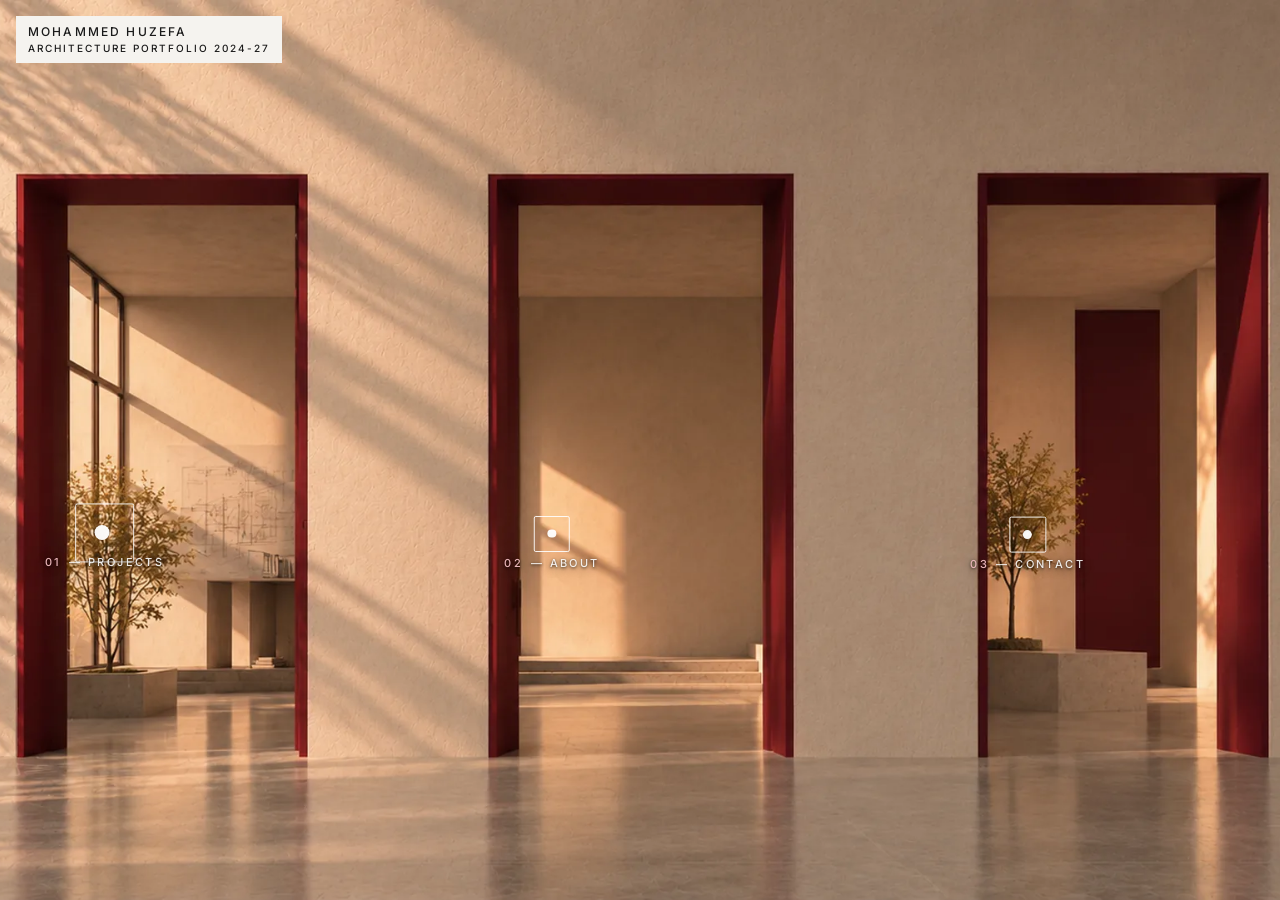
<file: index.html>
<!DOCTYPE html>
<!-- ============================================================
  ARCHITECTURAL ENTRANCE HOMEPAGE — Approach A (Warm Light Reveal)
  MOHAMMED HUZEFA — ARCHITECTURE PORTFOLIO (2024-27)
  Spatial navigation through three architectural openings:
  01 — PROJECTS  ·  02 — ABOUT  ·  03 — CONTACT
  Rollback backup preserved at: index-v1.html
============================================================ -->
<html lang="en">
<head>
  <meta charset="UTF-8">
  <meta name="viewport" content="width=device-width, initial-scale=1">
  <meta name="robots" content="noindex, nofollow"><!-- Remove before sharing publicly. -->
  <title>Architecture Portfolio (2024–27) — Mohammed Huzefa</title>
  <meta name="description" content="Architecture portfolio of Mohammed Huzefa, 2024–27. Academic architectural projects, CAD drawings, plans, sections, elevations, models and renders.">

  <!-- Open Graph -->
  <meta property="og:title" content="Architecture Portfolio — Mohammed Huzefa">
  <meta property="og:description" content="Spatial architectural portfolio of Mohammed Huzefa (2024–27). Academic projects, drawings and renders.">
  <meta property="og:type" content="website">

  <!-- Typography: Fraunces (headings) & Inter (body, labels, title block) -->
  <link rel="preconnect" href="https://fonts.googleapis.com">
  <link rel="preconnect" href="https://fonts.gstatic.com" crossorigin>
  <link href="https://fonts.googleapis.com/css2?family=Fraunces:opsz,wght@9..144,400;9..144,500&family=Inter:wght@400;500&display=swap" rel="stylesheet">

  <!-- Entrance Scene Stylesheet -->
  <link rel="stylesheet" href="entrance.css?v=20261105d">
</head>
<body>

  <!-- Screen-reader / keyboard skip link -->
  <a class="es-skip" href="projects.html">Skip to projects</a>

  <!-- Root scene container -->
  <div class="es-scene" id="es-scene">

    <!-- Visually hidden semantic H1 for desktop (the lime-plaster wall inscription serves as the visual title) -->
    <h1 class="es-sr">Architecture Portfolio — Mohammed Huzefa (2024–27)</h1>

    <!-- Desktop title: ivory paper box, top-left (hidden when the mobile header shows) -->
    <div class="es-title-box">
      <span class="es-title-who">Mohammed Huzefa</span>
      <span class="es-title-sub">Architecture Portfolio 2024-27</span>
    </div>

    <!-- Restrained title band displayed above the contain-fit image on mobile only -->
    <header class="es-mobile-header" id="es-mobile-header">
      <p class="es-mobile-title">ARCHITECTURE PORTFOLIO</p>
      <p class="es-mobile-sub">Presented by Mohammed Huzefa · 2024–27</p>
    </header>

    <!-- Stage & Perspective Camera -->
    <main class="es-stage" id="es-stage" role="main" aria-label="Architectural entrance interface">
      <div class="es-stage-box" id="es-stagebox">
        <div class="es-camera" id="es-camera">

          <!-- Architectural Scene Photographic Visual: WebP primary with PNG fallback -->
          <picture class="es-picture">
            <source srcset="assets/images/entrance-scene.webp" type="image/webp">
            <img class="es-img" src="assets/images/entrance-scene.webp"
                 alt="Warm lime-plaster architectural entrance hall with three deep burgundy-framed openings"
                 fetchpriority="high" loading="eager" decoding="auto">
          </picture>

          <!-- Architectural Opening 01: PROJECTS -->
          <a class="es-region" id="es-rg-projects" data-dest="projects" href="projects.html"
             aria-label="01 — Projects: Explore academic architectural works, design studio and drawing archive">
            <span class="es-mark" aria-hidden="true"></span>
            <span class="es-label" aria-hidden="true"><span class="es-num">01</span> — Projects</span>
            <span class="es-portal-glow" aria-hidden="true"></span>
            <span class="es-sr">01 — Projects: Architectural works, design studio and drawing archive</span>
          </a>

          <!-- Architectural Opening 02: ABOUT -->
          <a class="es-region" id="es-rg-about" data-dest="about" href="about.html"
             aria-label="02 — About: Background, architectural thinking, skills and study journey">
            <span class="es-mark" aria-hidden="true"></span>
            <span class="es-label" aria-hidden="true"><span class="es-num">02</span> — About</span>
            <span class="es-portal-glow" aria-hidden="true"></span>
            <span class="es-sr">02 — About: Background, architectural thinking, skills and study journey</span>
          </a>

          <!-- Architectural Opening 03: CONTACT -->
          <a class="es-region" id="es-rg-contact" data-dest="contact" href="about.html#contact"
             aria-label="03 — Contact: Connect for internship opportunities and collaborations">
            <span class="es-mark" aria-hidden="true"></span>
            <span class="es-label" aria-hidden="true"><span class="es-num">03</span> — Contact</span>
            <span class="es-portal-glow" aria-hidden="true"></span>
            <span class="es-sr">03 — Contact: Connect for internship opportunities and collaborations</span>
          </a>

        </div>
      </div>
    </main>

    <!-- AI honesty credit: shown on every viewport, never overlapping nav -->
  

    <!-- Approach A: Warm Radial Light Bloom Transition -->
    <div class="es-light-reveal" id="es-light-reveal" aria-hidden="true"></div>

    <!-- Solid End-Frame Veil settling in #F5F3EF before navigation -->
    <div class="es-screen" id="es-screen" aria-hidden="true"></div>

    <!-- Mobile Touch Navigation List (Active on small/portrait viewports) -->
    <nav class="es-navlist" id="es-navlist" aria-label="Portfolio sections"></nav>

    <!-- Semantic fallback for disabled JavaScript -->
    <noscript>
      <nav class="es-noscript" aria-label="Direct navigation links">
        <ul>
          <li><a href="projects.html">01 — Projects</a></li>
          <li><a href="about.html">02 — About</a></li>
          <li><a href="about.html#contact">03 — Contact</a></li>
        </ul>
      </nav>
    </noscript>

  </div>

  <!-- Entrance Scene Interaction Script -->
  <script src="entrance.js?v=20261105d"></script>
</body>
</html>
</file>
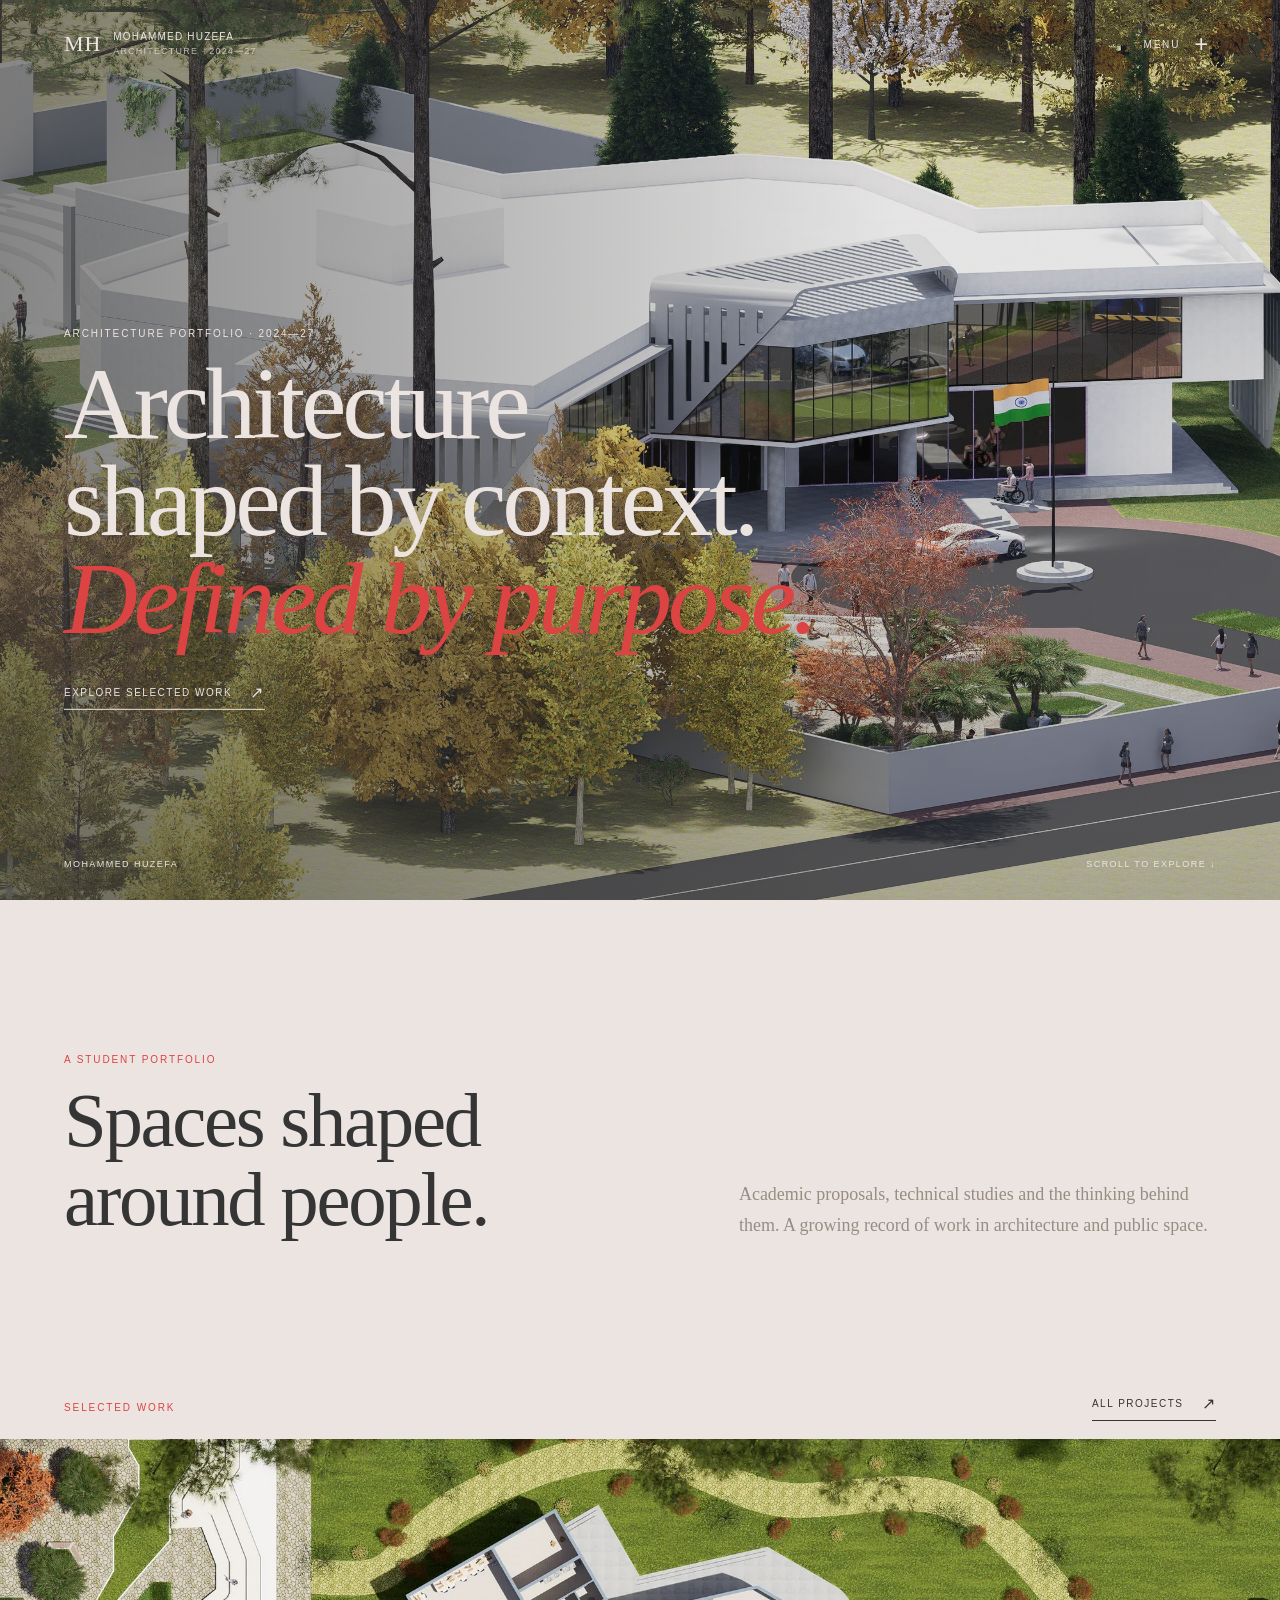
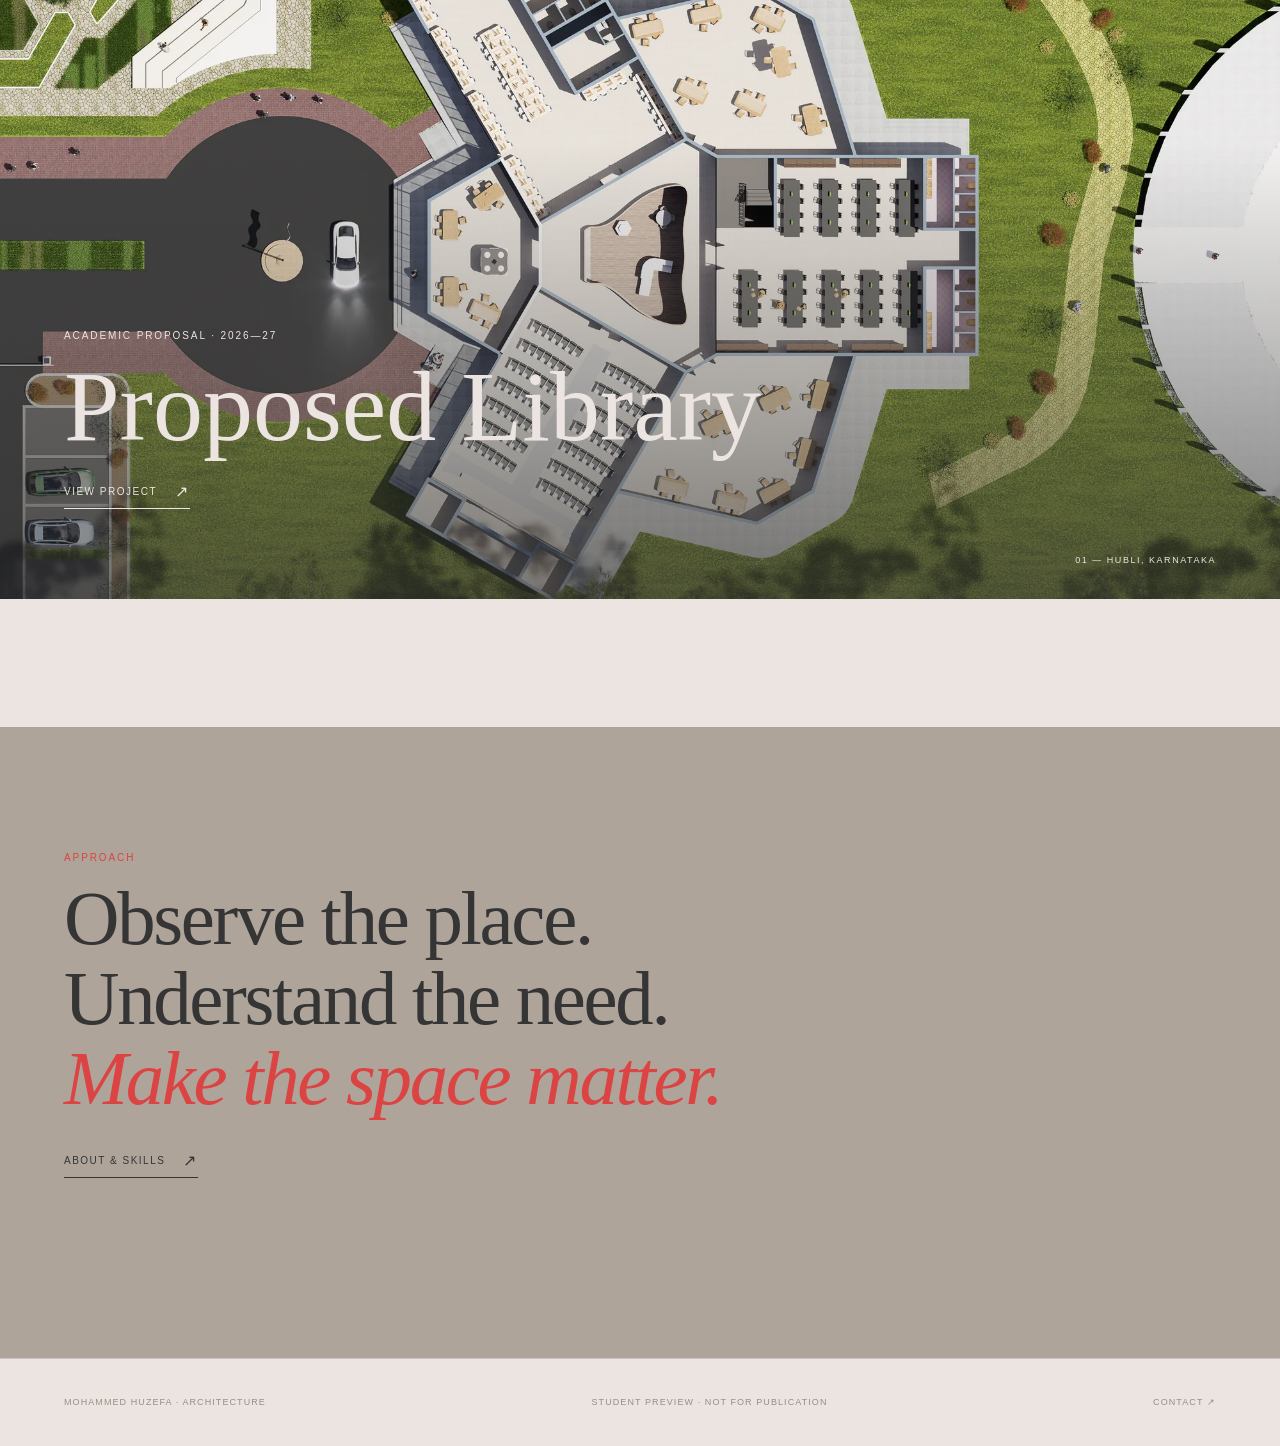
<file: student-preview/index.html>
<!doctype html><html lang="en"><head><meta charset="utf-8"><meta name="viewport" content="width=device-width,initial-scale=1"><meta name="robots" content="noindex,nofollow"><title>Mohammed Huzefa — Architecture</title><meta name="description" content="Architecture portfolio of Mohammed Huzefa: projects, technical work and process."><link rel="stylesheet" href="css/site.css"></head><body data-page="home"><a class="skip-link" href="#main">Skip to content</a>
<header class="site-header"><a class="wordmark" href="index.html"><b>MH</b><span>Mohammed Huzefa<br><small>Architecture · 2024—27</small></span></a><button class="menu-button" aria-expanded="false" aria-controls="site-menu"><span>Menu</span><i aria-hidden="true">+</i></button></header>
<nav class="site-menu" id="site-menu" hidden aria-label="Main navigation"><div class="menu-top">Mohammed Huzefa<button class="menu-close" aria-label="Close menu">×</button></div><a href="index.html"><small>00</small>Home</a><a href="projects.html"><small>01</small>Projects</a><a href="technical.html"><small>02</small>Technical work</a><a href="about.html"><small>03</small>About &amp; skills</a><a href="about.html#contact"><small>04</small>Contact</a><p>Architecture student · Hubli, India</p></nav>
<main id="main"><section class="hero"><img class="hero-image" src="../images/library/renders/10-hero-exterior.webp" alt="Exterior view of the proposed Library in Hubli" fetchpriority="high"><div class="hero-shade"></div><div class="hero-copy"><p class="eyebrow">Architecture portfolio · 2024—27</p><h1>Architecture<br>shaped by context.<br><em>Defined by purpose.</em></h1><a class="text-link light-link" href="projects.html">Explore selected work <span>↗</span></a></div><div class="hero-index"><span>Mohammed Huzefa</span><span>Scroll to explore ↓</span></div></section>
<section class="intro-section page-pad"><p class="eyebrow">A student portfolio</p><div class="intro-grid"><h2>Spaces shaped<br>around people.</h2><p>Academic proposals, technical studies and the thinking behind them. A growing record of work in architecture and public space.</p></div></section>
<section class="featured-section"><div class="section-heading page-pad"><p class="eyebrow">Selected work</p><a class="text-link" href="projects.html">All projects <span>↗</span></a></div><a class="featured-project" href="project.html?p=library"><img src="../images/library/renders/13-aerial-cutaway.webp" alt="Aerial cutaway 3D render of the proposed Library showing both floors" loading="lazy"><div class="featured-copy"><p class="eyebrow">Academic proposal · 2026—27</p><h2>Proposed Library</h2><span class="text-link light-link">View project <span>↗</span></span></div><span class="image-index">01 — HUBLI, KARNATAKA</span></a></section>
<section class="statement-section page-pad"><p class="eyebrow">Approach</p><h2>Observe the place.<br>Understand the need.<br><em>Make the space matter.</em></h2><a class="text-link" href="about.html">About &amp; skills <span>↗</span></a></section></main>
<footer class="site-footer page-pad"><span>Mohammed Huzefa · Architecture</span><span>Student preview · not for publication</span><a href="about.html#contact">Contact ↗</a></footer><script src="js/site.js"></script></body></html>
</file>
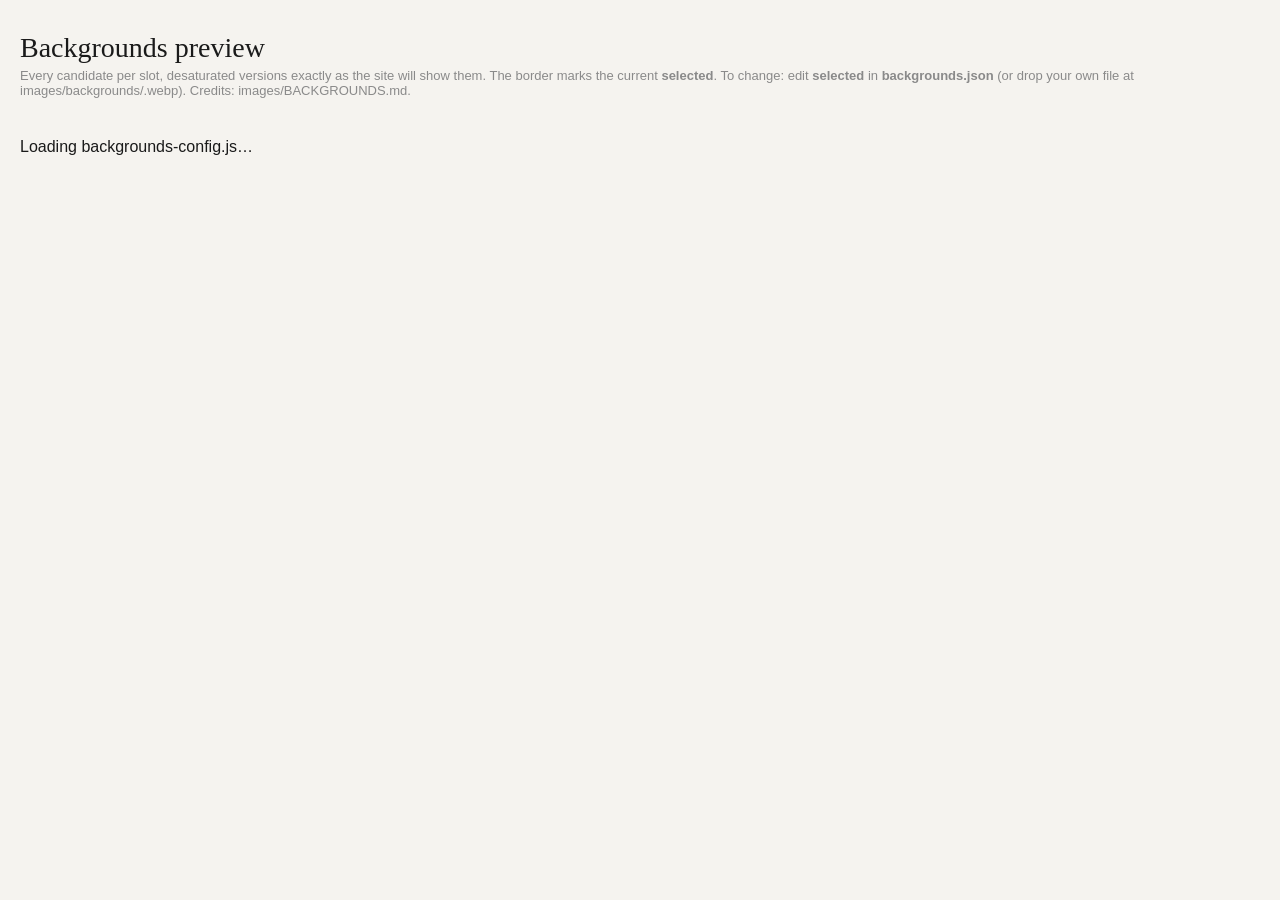
<file: backgrounds-preview.html>
<!DOCTYPE html>
<!-- ============================================================
   backgrounds-preview.html — CHOOSE-BY-EYE page for Mohammed.
   NOT linked from the site; open it locally on a server:
   python -m http.server 8000  →  http://localhost:8000/backgrounds-preview.html
   Shows every candidate for every slot side by side with its name
   (desaturated versions, same files the site uses). To pick one,
   edit "selected" in backgrounds-config.js. Reads backgrounds-config.js
   and images/backgrounds/*.{-1920,-900}.webp only.
   ============================================================ -->
<html lang="en">
<head>
<meta charset="UTF-8">
<meta name="viewport" content="width=device-width, initial-scale=1">
<title>Backgrounds preview — Mohammed Huzefa</title>
<style>
  * { margin: 0; padding: 0; box-sizing: border-box; }
  body { font-family: 'Segoe UI', Arial, sans-serif; background: #F5F3EF; color: #1A1A1A; padding: 32px 20px 64px; }
  h1 { font-family: Georgia, 'Times New Roman', serif; font-weight: normal; font-size: 28px; margin-bottom: 4px; }
  p.hint { color: #8A8A8A; font-size: 13px; margin-bottom: 40px; }
  h2 { font-size: 13px; letter-spacing: 0.16em; text-transform: uppercase; color: #7A1F2B; margin: 40px 0 14px; }
  .grid { display: grid; grid-template-columns: repeat(auto-fill, minmax(300px, 1fr)); gap: 18px; }
  figure { border: 1px solid rgba(26,26,26,0.18); background: #fff; }
  figure.selected { border: 2px solid #7A1F2B; }
  figure img { width: 100%; height: 200px; object-fit: cover; display: block; }
  figcaption { display: flex; justify-content: space-between; align-items: baseline; padding: 8px 10px; font-size: 12px; }
  figcaption .name { font-weight: 600; }
  .badge { color: #7A1F2B; font-size: 10px; letter-spacing: 0.14em; text-transform: uppercase; }
  .err { color: #7A1F2B; padding: 8px 10px; font-size: 12px; }
</style>
</head>
<body>
  <h1>Backgrounds preview</h1>
  <p class="hint">Every candidate per slot, desaturated versions exactly as the site will show them.
     The border marks the current <b>selected</b>. To change: edit <b>selected</b> in <b>backgrounds.json</b> (or drop your own file at images/backgrounds/<slot>.webp). Credits: images/BACKGROUNDS.md.</p>
  <div id="root">Loading backgrounds-config.js…</div>

<script src="backgrounds-config.js"></script>
<script>
(function () {
  const cfg = window.BG_CONFIG;
  const root = document.getElementById('root');
  if (!cfg) {
    root.innerHTML =
      '<p style="color:#7A1F2B">Could not read BG_CONFIG — is backgrounds-config.js present?</p>';
    return;
  }
  Object.keys(cfg.slots).forEach(slot => {
      const s = cfg.slots[slot];
      const h2 = document.createElement('h2');
      h2.textContent = slot + ' — selected: ' + s.selected + ' — overlay ' + s.overlay + (s.grayscale ? ' — grayscale' : '');
      const grid = document.createElement('div');
      grid.className = 'grid';
      s.candidates.forEach(name => {
        const fig = document.createElement('figure');
        if (name === s.selected) fig.className = 'selected';
        const img = document.createElement('img');
        img.src = 'images/backgrounds/' + name + '-1920.webp';   // the real file the site uses
        img.alt = name;
        img.setAttribute('loading', 'lazy');
        const cap = document.createElement('figcaption');
        const n = document.createElement('span'); n.className = 'name'; n.textContent = name;
        const b = document.createElement('span');
        if (name === s.selected) { b.className = 'badge'; b.textContent = 'SELECTED'; }
        cap.appendChild(n); cap.appendChild(b);
        img.addEventListener('error', () => {
          const e = document.createElement('div'); e.className = 'err';
          e.textContent = 'file missing: images/backgrounds/' + name + '-1920.webp';
          fig.replaceChild(e, img);
        });
        fig.appendChild(img); fig.appendChild(cap);
        grid.appendChild(fig);
      });
      root.appendChild(h2); root.appendChild(grid);
    });
})();
</script>
</body>
</html>
</file>
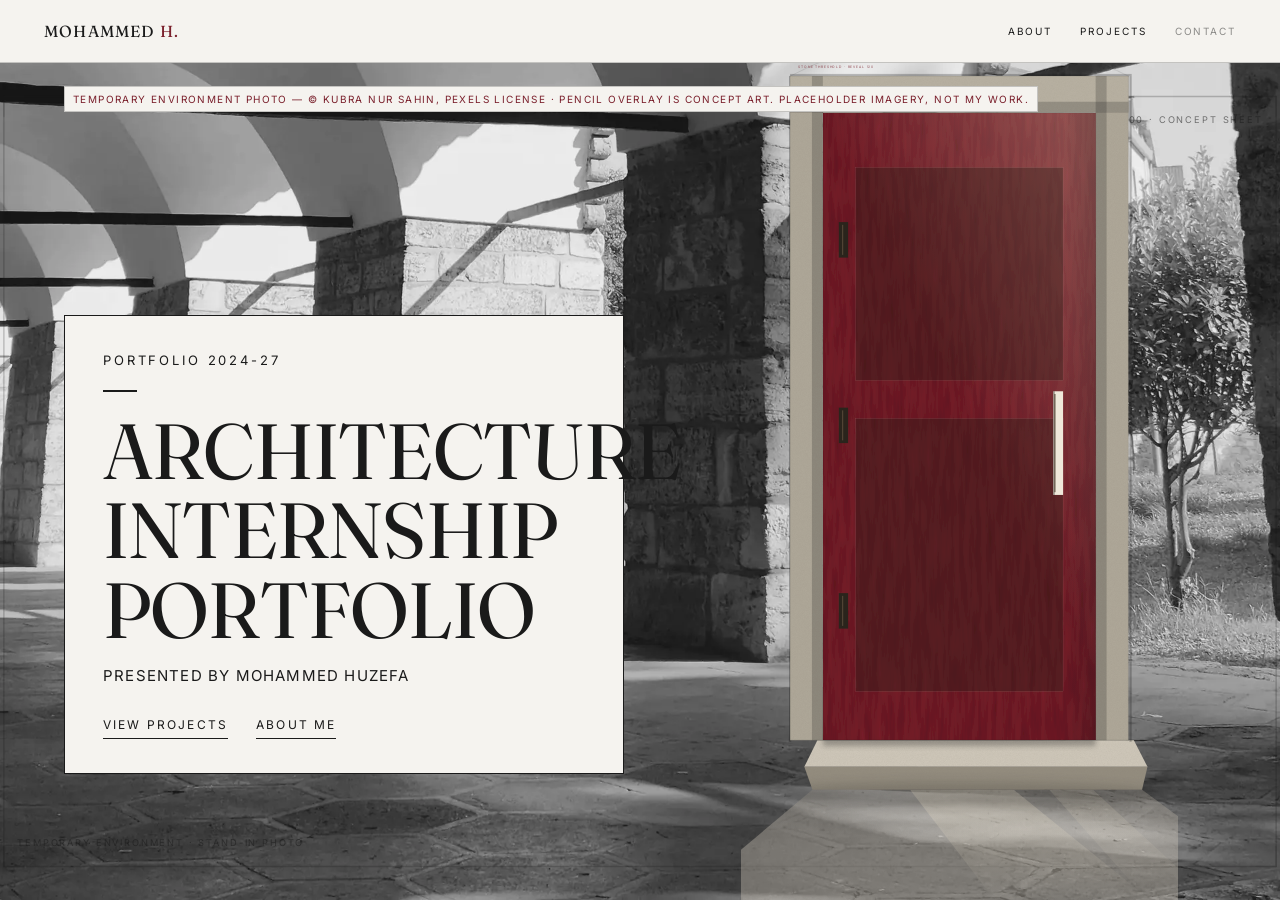
<file: sketch.html>
<!DOCTYPE html>
<!-- ============================================================
  SKETCH COVER PROTOTYPE v4 (SKETCH-COVER.md — full-screen
  immersive pass after owner direction). ISOLATED — NOT the live
  site. index.html, door.html and all existing files untouched.
  Not indexed, not linked anywhere.

  CONCEPT (v5): full-bleed loggia photo (existing credited repo asset,
  temporary stand-in) with its FLOOR kept in frame (background-position
  bottom — the photo is portrait 1920x2560, so bottom anchoring shows
  stone wall bay + flagstone floor on 16:9 screens). The door is a
  mm-true timber gate (leaf 1000 x 2300, ratio 0.435) INSTALLED into
  the stone wall: carved reveals (jambs + head), stone threshold slab,
  apron ground plane extending to the viewer with sun stripes, contact
  shadows, three hinges + flush pull. Hover = ajar, click = the leaf
  swings on its real left-jamb hinge, revealing warm light + a swing
  shadow, then navigates to projects.html.

  HOW: the photo is a CSS background (no <img>); one tiny local
  script (sketch.js, ~20 lines) only intercepts the door click
  for the swing-then-navigate moment. No libraries, no WebGL.
  prefers-reduced-motion: no swing — plain instant navigation.
  prefers-reduced-data: photo hidden, paper scene remains.
============================================================ -->
<html lang="en">
<head>
  <meta name="robots" content="noindex, nofollow"><!-- prototype: never indexed -->
  <meta charset="UTF-8">
  <meta name="viewport" content="width=device-width, initial-scale=1">
  <title>Portfolio 2024-27 — Mohammed Huzefa (sketch prototype)</title>
  <meta name="description" content="Prototype cover concept — immersive door environment. Temporary prototype, not the live site.">
  <!-- Fonts: same decided pair as the whole site (Fraunces / Inter) -->
  <link href="https://fonts.googleapis.com/css2?family=Fraunces:opsz,wght@9..144,400;9..144,500&family=Inter:wght@400;500&display=swap" rel="stylesheet">
  <link rel="stylesheet" href="sketch.css?v=20261105e">
</head>
<body>

  <!-- Header / nav, identical pattern to the inner pages — always visible -->
  <header class="site-header">
    <div class="wrap">
      <a class="brand" href="index.html">MOHAMMED <span>H.</span></a>
      <nav class="site-nav" aria-label="Main navigation">
        <a href="about.html">About</a>
        <a href="projects.html">Projects</a>
        <!-- Contact page does not exist yet (TODO.md) — honest disabled link -->
        <a href="#" aria-disabled="true" onclick="return false" title="coming later">Contact</a>
      </nav>
    </div>
  </header>

  <!-- ==================== THE IMMERSIVE SCENE ==================== -->
  <main class="scene">

    <!-- LAYER 1 · full-bleed environment photo.
         TEMPORARY stand-in: cover-05-courtyard, © Kubra Nur Sahin,
         Pexels License (images/BACKGROUNDS.md). NOT Mohammed's work.
         aria-hidden: purely decorative; credit is visible in text. -->
    <div class="backdrop" aria-hidden="true"></div>

    <!-- LAYER 2 · Drawing Sheet overlay: hairline frame, ticks and
         labels draw themselves over the photo (pencil over reality),
         then settle to a faint graphite print. Never interactive. -->
    <svg class="sheet" viewBox="0 0 1600 1000" preserveAspectRatio="xMidYMid slice" aria-hidden="true">
      <g class="ink-sheet">
        <!-- the sheet frame: the drawing is ON a sheet -->
        <path pathLength="1" style="--d:1.1s"                  d="M 40 40 L 1560 40"/>
        <path pathLength="1" style="--d:1.1s;--delay:.15s"     d="M 1560 40 L 1560 960"/>
        <path pathLength="1" style="--d:1.1s;--delay:.3s"      d="M 1560 960 L 40 960"/>
        <path pathLength="1" style="--d:1.1s;--delay:.45s"     d="M 40 960 L 40 40"/>
        <!-- corner ticks: the sheet language -->
        <path pathLength="1" style="--d:.2s;--delay:.8s"       d="M 40 64 L 40 40 L 64 40"/>
        <path pathLength="1" style="--d:.2s;--delay:.85s"      d="M 1536 40 L 1560 40 L 1560 64"/>
        <path pathLength="1" style="--d:.2s;--delay:.9s"       d="M 1560 936 L 1560 960 L 1536 960"/>
        <path pathLength="1" style="--d:.2s;--delay:.95s"      d="M 64 960 L 40 960 L 40 936"/>
      </g>
      <text class="sh-note" x="56" y="936">TEMPORARY ENVIRONMENT · STAND-IN PHOTO</text>
      <text class="sh-note sh-end" x="1544" y="72">A-00 · CONCEPT SHEET</text>
    </svg>

    <!-- LAYER 3 · the hero title. Flat paper title-block panel
         (drawing sheet identity), opaque, no blur, no glass. -->
    <div class="title-block">
      <p class="kicker">Portfolio 2024-27</p>
      <hr class="rule-mark">
      <h1>Architecture<br>Internship<br>Portfolio</h1>
      <p class="presenter">Presented by Mohammed Huzefa</p>
      <!-- Persistent routes (guide 1.2): always visible, semantic links -->
      <div class="title-links">
        <a class="cover-link" href="projects.html">View projects</a>
        <a class="cover-link" href="about.html">About me</a>
      </div>
    </div>

    <!-- LAYER 4 · THE DOOR ASSEMBLY — its own stacked layer, installed
         into the stone wall. Coordinate space is mm-true: leaf
         1000 x 2300; frame reveals 120 thick; threshold slab ~200.
         viewBox 0 0 1600 3200 = the full install incl. ground apron
         down to the viewport bottom (world-to-viewer ground plane).
         A real <a href="projects.html">: keyboard + no-JS users
         simply follow the link; with JS the click plays the swing. -->
    <a class="door" href="projects.html" aria-label="Open the timber door to the projects">
      <!-- STATIC INSTALLATION (does not rotate): apron ground plane,
           sun stripes, stone threshold, jamb/head reveals, contact shadow -->
      <svg class="install" viewBox="0 0 1600 3200" aria-hidden="true">
        <defs>
          <!-- wood grain (shared with the leaf) -->
          <filter id="wood" x="-4%" y="-4%" width="108%" height="108%">
            <feTurbulence type="fractalNoise" baseFrequency="0.05 0.006" numOctaves="3" seed="11" result="n"/>
            <feColorMatrix in="n" type="matrix"
              values="0 0 0 0 0.24
                      0 0 0 0 0.08
                      0 0 0 0 0.11
                      0 0 0 0.6 0" result="grain"/>
            <feComposite in="grain" in2="SourceGraphic" operator="in" result="g2"/>
            <feBlend in="g2" in2="SourceGraphic" mode="multiply"/>
          </filter>
          <!-- stone mottle for the threshold + reveals -->
          <filter id="stone" x="-5%" y="-5%" width="110%" height="110%">
            <feTurbulence type="fractalNoise" baseFrequency="0.9" numOctaves="3" seed="8" result="n"/>
            <feGaussianBlur in="n" stdDeviation="0.6" result="sn"/>
            <feColorMatrix in="sn" type="matrix"
              values="0 0 0 0 0.12
                      0 0 0 0 0.10
                      0 0 0 0 0.08
                      0 0 0 0.4 0" result="grain"/>
            <feComposite in="grain" in2="SourceGraphic" operator="in"/>
          </filter>
          <!-- shadows / light bleeds -->
          <filter id="soft9" x="-40%" y="-40%" width="180%" height="180%">
            <feGaussianBlur stdDeviation="9"/>
          </filter>
          <filter id="soft20" x="-60%" y="-60%" width="220%" height="220%">
            <feGaussianBlur stdDeviation="20"/>
          </filter>
          <!-- floor AO at the threshold -->
          <linearGradient id="gApronAO" gradientUnits="userSpaceOnUse" x1="800" y1="2800" x2="800" y2="2980">
            <stop offset="0" stop-color="#1A1A1A" stop-opacity=".15"/>
            <stop offset="1" stop-color="#1A1A1A" stop-opacity="0"/>
          </linearGradient>
          <!-- warm sunlight raking across the apron (photo's sun dir.) -->
          <linearGradient id="gStripe" x1="0" y1="0" x2="0" y2="1">
            <stop offset="0" stop-color="#F6EAD0" stop-opacity=".28"/>
            <stop offset="1" stop-color="#F6EAD0" stop-opacity="0"/>
          </linearGradient>
        </defs>

        <!-- ===== ground plane: the apron extends the flagstone floor ===== -->
        <polygon points="262,2796 1470,2796 2020,3200 -220,3200" fill="#CFC8BA" opacity=".38"/>
        <polygon points="262,2796 1470,2796 2020,3200 -220,3200" fill="url(#gApronAO)"/>
        <polygon points="262,2796 1470,2796 2020,3200 -220,3200" fill="#2A241C" opacity=".12" filter="url(#stone)"/>
        <!-- raking sun stripes (match the photo's diagonal light) -->
        <polygon points="620,2796 1000,2796 1500,3200 930,3200" fill="url(#gStripe)"/>
        <polygon points="1130,2796 1290,2796 1730,3200 1490,3200" fill="url(#gStripe)" opacity=".6"/>

        <!-- ===== stone threshold: top + front face, then ground contact ===== -->
        <polygon points="280,2614 1440,2614 1490,2712 232,2712" fill="#CFC8BA"/>
        <polygon points="280,2614 1440,2614 1490,2712 232,2712" fill="#2A241C" opacity=".22" filter="url(#stone)"/>
        <polygon points="232,2712 1490,2712 1470,2796 262,2796" fill="#948D7F"/>
        <polygon points="232,2712 1490,2712 1470,2796 262,2796" fill="#1A1A1A" opacity=".18" filter="url(#stone)"/>
        <!-- contact shadow: door base biting into the slab -->
        <rect x="300" y="2596" width="1000" height="40" fill="#1A1A1A" opacity=".3" filter="url(#soft9)"/>
        <!-- broad soft shadow of the whole assembly on the floor -->
        <ellipse cx="800" cy="2810" rx="740" ry="42" fill="#1A1A1A" opacity=".18" filter="url(#soft20)"/>
        <!-- dark joint lines seating the frame INTO the masonry -->
        <rect x="176" y="180" width="8" height="2440" fill="#1A1A1A" opacity=".28"/>
        <rect x="1424" y="180" width="8" height="2440" fill="#1A1A1A" opacity=".28"/>
        <rect x="180" y="172" width="1252" height="8" fill="#1A1A1A" opacity=".25"/>

        <!-- ===== frame reveals: jambs + head, 120 deep, stone ===== -->
        <polygon points="180,180 300,180 300,2614 180,2614" fill="#AFA899"/>
        <polygon points="180,180 300,180 300,2614 180,2614" fill="#2A241C" opacity=".2" filter="url(#stone)"/>
        <polygon points="1300,180 1420,180 1420,2614 1300,2614" fill="#AFA899"/>
        <polygon points="1300,180 1420,180 1420,2614 1300,2614" fill="#2A241C" opacity=".2" filter="url(#stone)"/>
        <polygon points="180,180 1420,180 1420,314 180,314" fill="#B8B1A2"/>
        <polygon points="180,180 1420,180 1420,314 180,314" fill="#2A241C" opacity=".16" filter="url(#stone)"/>
        <!-- inner edges: the shadowed cheeks of the reveals (-depth cue) -->
        <polygon points="260,180 300,180 300,2614 260,2614" fill="#1A1A1A" opacity=".22"/>
        <polygon points="1300,180 1340,180 1340,2614 1300,2614" fill="#1A1A1A" opacity=".22"/>
        <polygon points="180,274 1420,274 1420,314 180,314" fill="#1A1A1A" opacity=".22"/>
      </svg>

      <!-- warm light waiting behind the leaf: revealed by the swing -->
      <span class="threshold" aria-hidden="true"></span>

      <!-- dynamic swing shadow: rotates away on its own hinge on open -->
      <span class="gshadow" aria-hidden="true"></span>

      <!-- THE LEAF — 1000 x 2300, burgundy timber, hinges LEFT -->
      <span class="leaf" aria-hidden="true">
        <svg viewBox="0 0 1000 2300">
          <!-- sun falls from top-right (photo's light direction) -->
          <linearGradient id="sun" x1="1" y1="0" x2=".1" y2="1">
            <stop offset="0" stop-color="#F3E3C3" stop-opacity=".3"/>
            <stop offset=".5" stop-color="#F3E3C3" stop-opacity="0"/>
          </linearGradient>
          <linearGradient id="leafEdge" x1="1" y1="0" x2=".88" y2="0">
            <stop offset="0" stop-color="#1A1A1A" stop-opacity=".2"/>
            <stop offset="1" stop-color="#1A1A1A" stop-opacity="0"/>
          </linearGradient>
          <!-- the timber leaf -->
          <rect width="1000" height="2300" fill="#7A1F2B" filter="url(#wood)"/>
          <rect width="1000" height="2300" fill="url(#sun)"/>
          <rect width="1000" height="2300" fill="url(#leafEdge)"/>
          <!-- two routed panels, full-scale (120mm margins) -->
          <rect x="120" y="200"  width="760" height="780"  fill="#262019" opacity=".35"/>
          <rect x="120" y="200"  width="760" height="780"  fill="none" stroke="#F0E8DE" stroke-opacity=".28"/>
          <rect x="120" y="1120" width="760" height="1000" fill="#262019" opacity=".35"/>
          <rect x="120" y="1120" width="760" height="1000" fill="none" stroke="#F0E8DE" stroke-opacity=".28"/>
          <!-- three hinges on the LEFT (hinge) stile -->
          <rect x="58" y="400"  width="34" height="130" fill="#2A241C"/>
          <rect x="58" y="1080" width="34" height="130" fill="#2A241C"/>
          <rect x="58" y="1760" width="34" height="130" fill="#2A241C"/>
          <rect x="70" y="410"  width="4" height="110" fill="#544738"/>
          <rect x="70" y="1090" width="4" height="110" fill="#544738"/>
          <rect x="70" y="1770" width="4" height="110" fill="#544738"/>
          <!-- flush timber pull on the leading stile -->
          <rect x="844" y="1020" width="36" height="380" fill="#EFE8DA"/>
          <rect x="844" y="1020" width="6"  height="380" fill="#1A1A1A" opacity=".35"/>
          <rect x="848" y="1030" width="4"  height="360" fill="#544738"/>
        </svg>
      </span>

      <!-- warm flood across the apron once the leaf is open -->
      <span class="spill" aria-hidden="true"></span>

      <!-- PENCIL overlay: opening outline + arch springing guide,
           draws over the photo then settles. Static, non-rotating. -->
      <svg class="portal" viewBox="0 0 1600 3200" aria-hidden="true">
        <g class="ink-sheet">
          <path pathLength="1" style="--d:.7s;--delay:1s"    d="M 180 2614 L 180 180"/>
          <path pathLength="1" style="--d:.8s;--delay:1.3s"  d="M 180 180 L 1420 180"/>
          <path pathLength="1" style="--d:.8s;--delay:1.7s"  d="M 1420 180 L 1420 2614"/>
          <path pathLength="1" style="--d:.7s;--delay:2s"    d="M 1420 2614 L 180 2614"/>
          <!-- construction: leaf edges + arch springing guide -->
          <path pathLength="1" style="--d:.9s;--delay:2.2s;--o:.5"  d="M 300 314 L 1300 314 L 1300 2614 L 300 2614 Z"/>
          <path pathLength="1" style="--d:.9s;--delay:2.5s;--o:.5"  d="M 180 180 Q 800 -140 1420 180"/>
        </g>
        <text class="sh-label" x="210" y="120">TIMBER GATE · 1000 × 2300</text>
        <text class="sh-label" x="210" y="152">STONE THRESHOLD · REVEAL 120</text>
        <text class="sh-cta" x="808" y="110" text-anchor="middle">OPEN → PROJECTS</text>
      </svg>
    </a>

    <!-- Honesty + credit: the environment photo and the sketch are
         temporary stand-ins, never Mohammed's portfolio work -->
    <p class="honesty">
      Temporary environment photo — © Kubra Nur Sahin, Pexels License ·
      pencil overlay is concept art. Placeholder imagery, not my work.
    </p>

  </main>

  <!-- the ONLY script: door click -> swing open -> navigate (~20 lines) -->
  <script src="sketch.js?v=20261105e"></script>
</body>
</html>
</file>
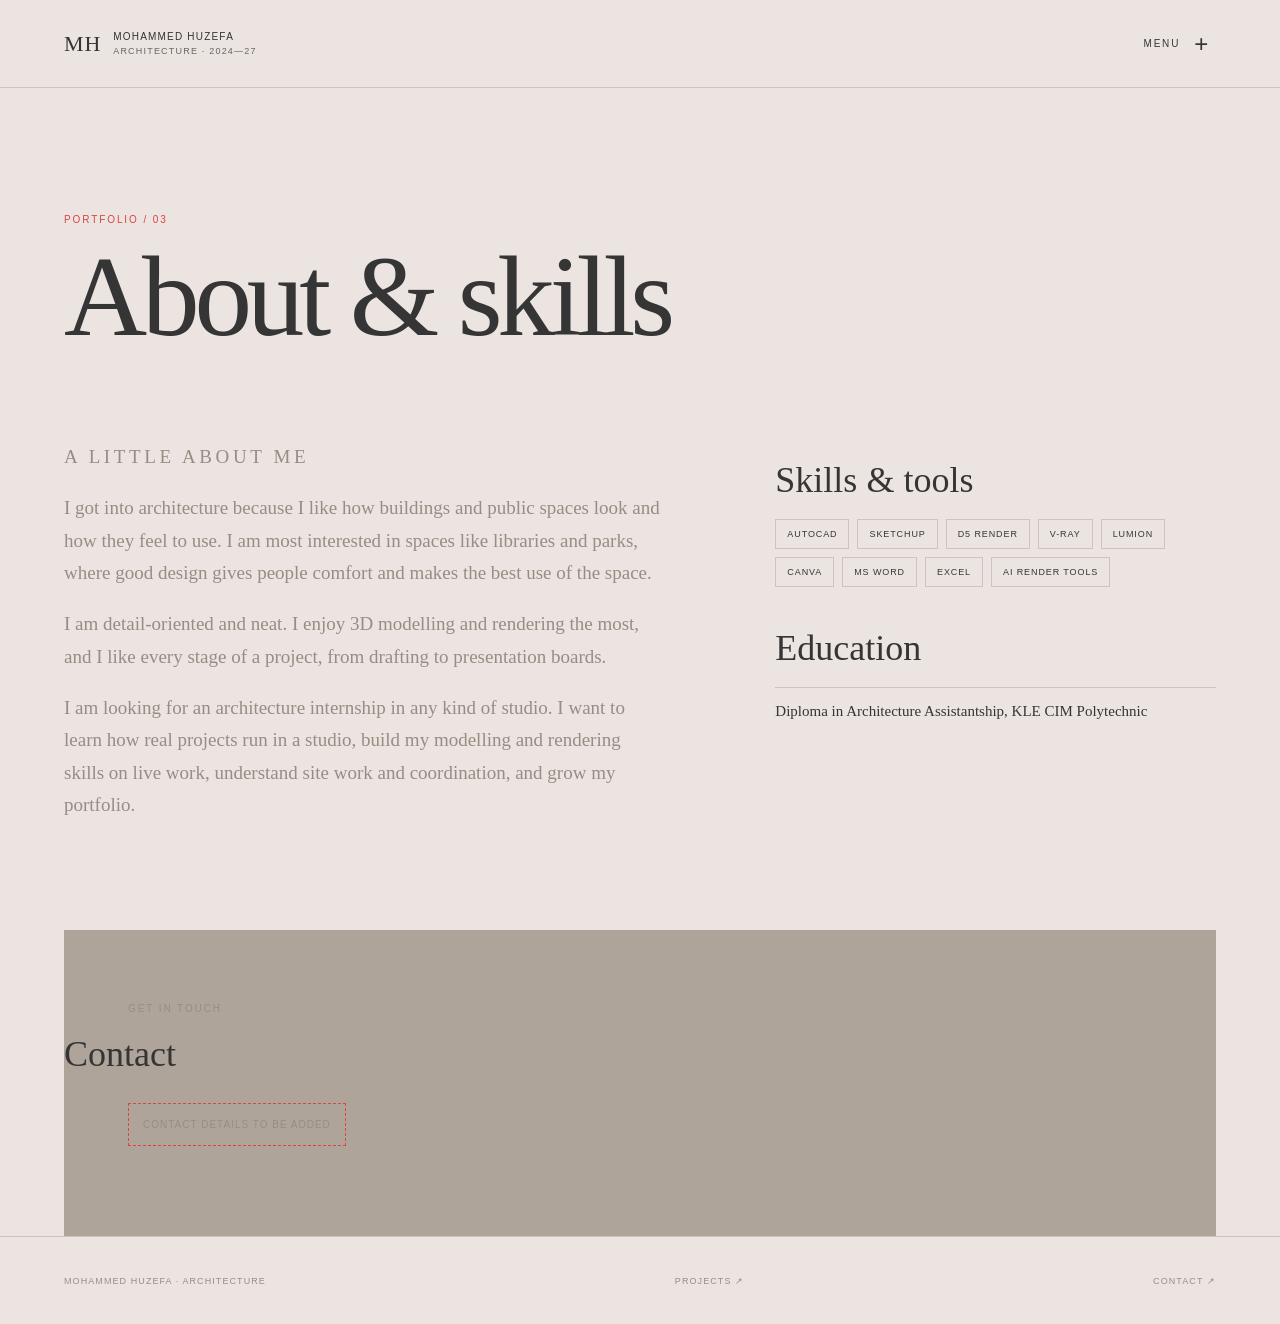
<file: student-preview/about.html>
<!doctype html><html lang="en"><head><meta charset="utf-8"><meta name="viewport" content="width=device-width,initial-scale=1"><meta name="robots" content="noindex,nofollow"><title>About — Mohammed Huzefa</title><link rel="stylesheet" href="css/site.css"></head><body data-page="about"><a class="skip-link" href="#main">Skip to content</a>
<header class="site-header site-header-light"><a class="wordmark" href="index.html"><b>MH</b><span>Mohammed Huzefa<br><small>Architecture · 2024—27</small></span></a><button class="menu-button" aria-expanded="false" aria-controls="site-menu"><span>Menu</span><i aria-hidden="true">+</i></button></header>
<nav class="site-menu" id="site-menu" hidden aria-label="Main navigation"><div class="menu-top">Mohammed Huzefa<button class="menu-close" aria-label="Close menu">×</button></div><a href="index.html"><small>00</small>Home</a><a href="projects.html"><small>01</small>Projects</a><a href="technical.html"><small>02</small>Technical work</a><a href="about.html"><small>03</small>About &amp; skills</a><a href="#contact"><small>04</small>Contact</a><p>Architecture student · Hubli, India</p></nav>
<main id="main" class="inner-main"><section class="page-intro page-pad"><p class="eyebrow">Portfolio / 03</p><h1>About &amp; skills</h1></section><div id="about-content" class="page-pad"><p class="loading-note">Loading profile…</p></div></main><footer class="site-footer page-pad"><span>Mohammed Huzefa · Architecture</span><a href="projects.html">Projects ↗</a><a href="#contact">Contact ↗</a></footer><script src="js/site.js"></script></body></html>
</file>
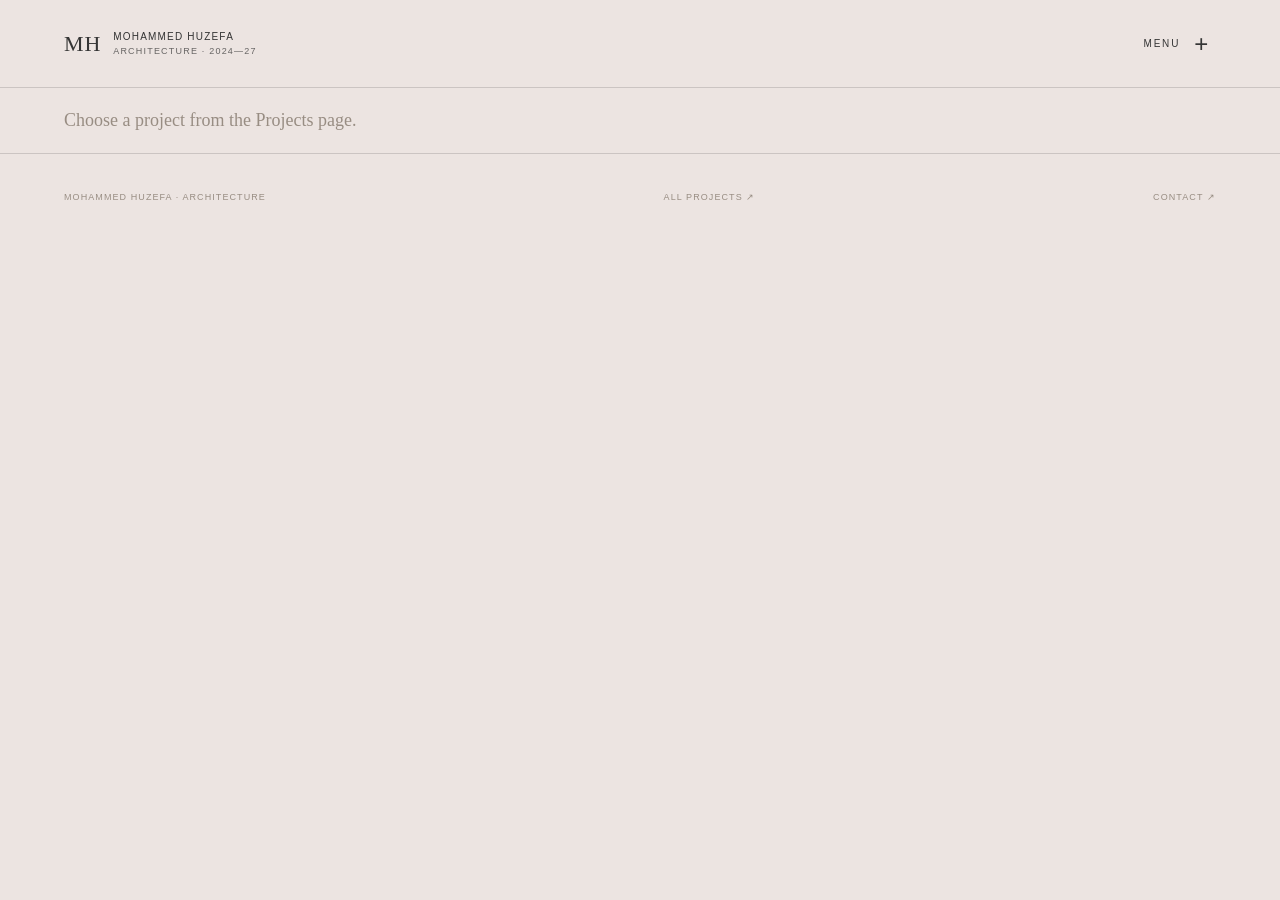
<file: student-preview/project.html>
<!doctype html><html lang="en"><head><meta charset="utf-8"><meta name="viewport" content="width=device-width,initial-scale=1"><meta name="robots" content="noindex,nofollow"><title>Project — Mohammed Huzefa</title><link rel="stylesheet" href="css/site.css"></head><body data-page="project"><a class="skip-link" href="#main">Skip to content</a>
<header class="site-header site-header-light"><a class="wordmark" href="index.html"><b>MH</b><span>Mohammed Huzefa<br><small>Architecture · 2024—27</small></span></a><button class="menu-button" aria-expanded="false" aria-controls="site-menu"><span>Menu</span><i aria-hidden="true">+</i></button></header>
<nav class="site-menu" id="site-menu" hidden aria-label="Main navigation"><div class="menu-top">Mohammed Huzefa<button class="menu-close" aria-label="Close menu">×</button></div><a href="index.html"><small>00</small>Home</a><a href="projects.html"><small>01</small>Projects</a><a href="technical.html"><small>02</small>Technical work</a><a href="about.html"><small>03</small>About &amp; skills</a><a href="about.html#contact"><small>04</small>Contact</a><p>Architecture student · Hubli, India</p></nav>
<main id="main"><p class="loading-note page-pad">Loading project…</p></main><footer class="site-footer page-pad"><span>Mohammed Huzefa · Architecture</span><a href="projects.html">All projects ↗</a><a href="about.html#contact">Contact ↗</a></footer><script src="js/site.js"></script><script src="js/project.js"></script></body></html>
</file>
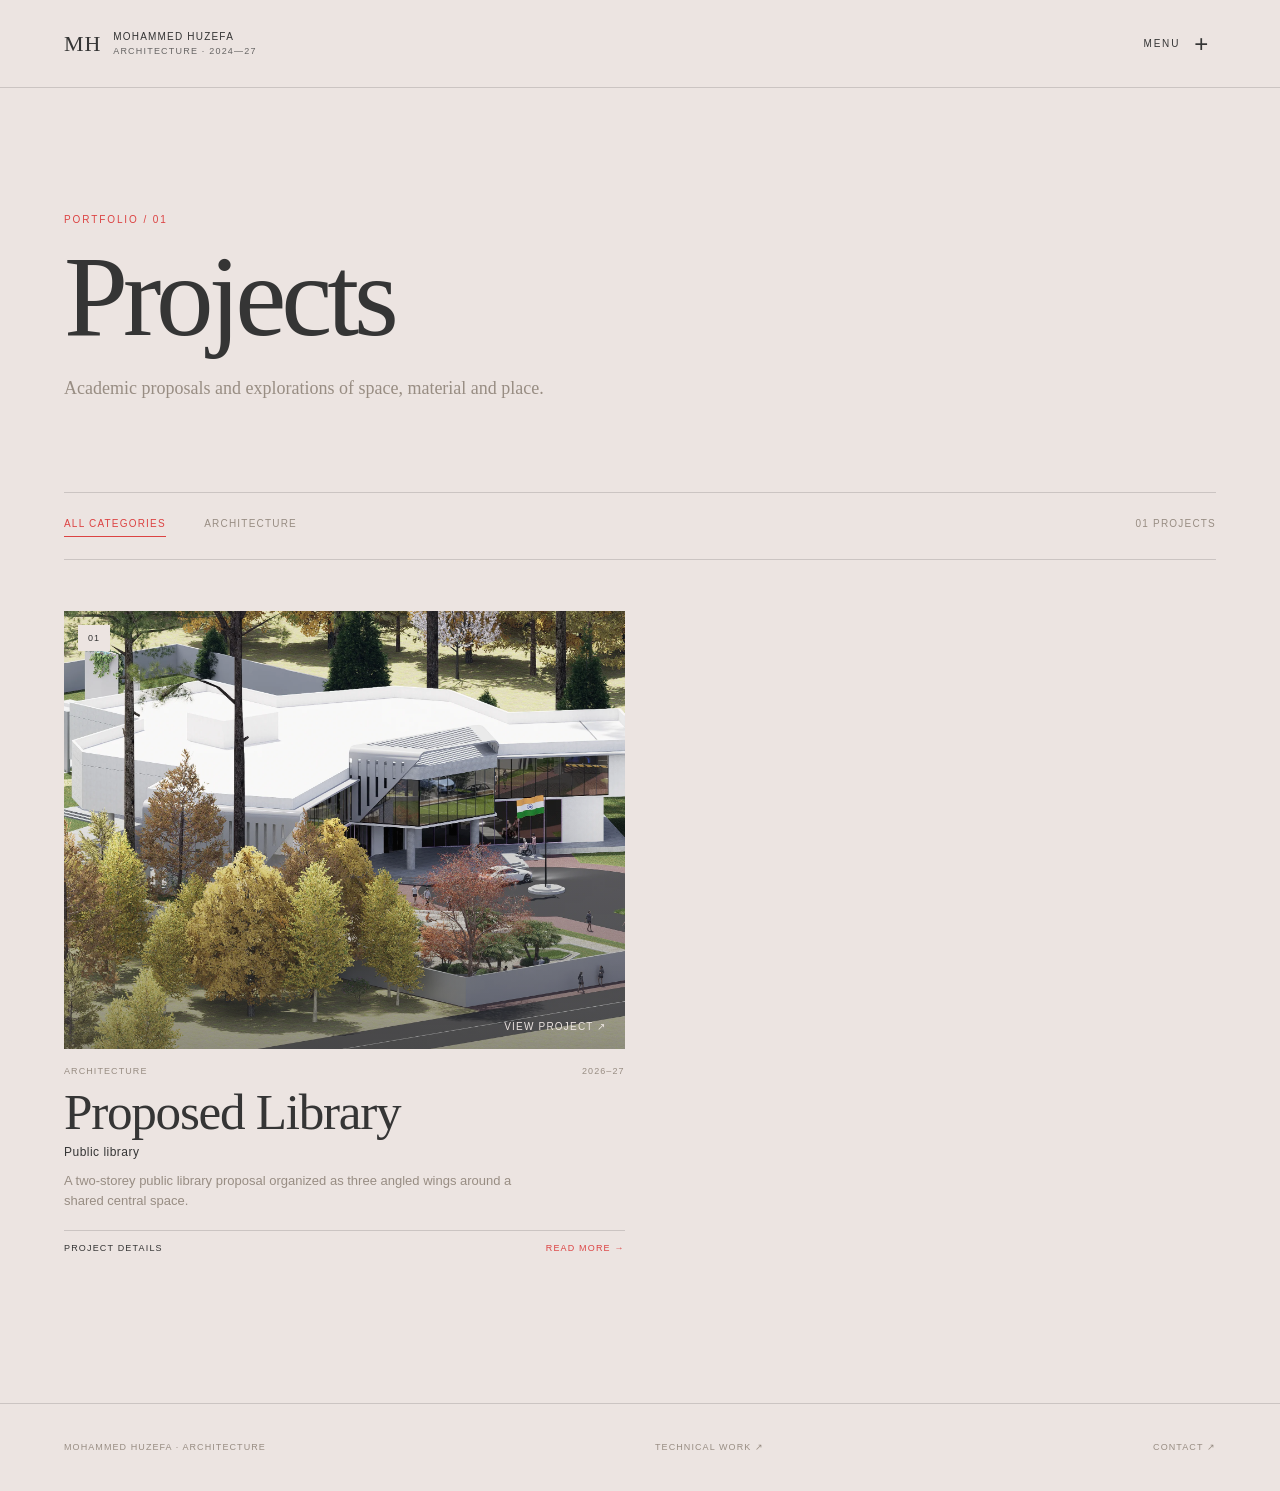
<file: student-preview/projects.html>
<!doctype html><html lang="en"><head><meta charset="utf-8"><meta name="viewport" content="width=device-width,initial-scale=1"><meta name="robots" content="noindex,nofollow"><title>Projects — Mohammed Huzefa</title><link rel="stylesheet" href="css/site.css"></head><body data-page="projects"><a class="skip-link" href="#main">Skip to content</a>
<header class="site-header site-header-light"><a class="wordmark" href="index.html"><b>MH</b><span>Mohammed Huzefa<br><small>Architecture · 2024—27</small></span></a><button class="menu-button" aria-expanded="false" aria-controls="site-menu"><span>Menu</span><i aria-hidden="true">+</i></button></header>
<nav class="site-menu" id="site-menu" hidden aria-label="Main navigation"><div class="menu-top">Mohammed Huzefa<button class="menu-close" aria-label="Close menu">×</button></div><a href="index.html"><small>00</small>Home</a><a href="projects.html"><small>01</small>Projects</a><a href="technical.html"><small>02</small>Technical work</a><a href="about.html"><small>03</small>About &amp; skills</a><a href="about.html#contact"><small>04</small>Contact</a><p>Architecture student · Hubli, India</p></nav>
<main id="main" class="inner-main"><section class="page-intro page-pad"><p class="eyebrow">Portfolio / 01</p><h1>Projects</h1><p class="page-lede">Academic proposals and explorations of space, material and place.</p></section><section class="project-index page-pad"><div class="projects-toolbar"><div class="project-filters" id="project-filters" aria-label="Filter projects"></div><span class="project-count" id="project-count" aria-live="polite">Loading projects</span></div><div class="project-grid" id="project-grid"><p class="loading-note">Loading projects…</p></div></section></main>
<footer class="site-footer page-pad"><span>Mohammed Huzefa · Architecture</span><a href="technical.html">Technical work ↗</a><a href="about.html#contact">Contact ↗</a></footer><script src="js/site.js"></script></body></html>
</file>
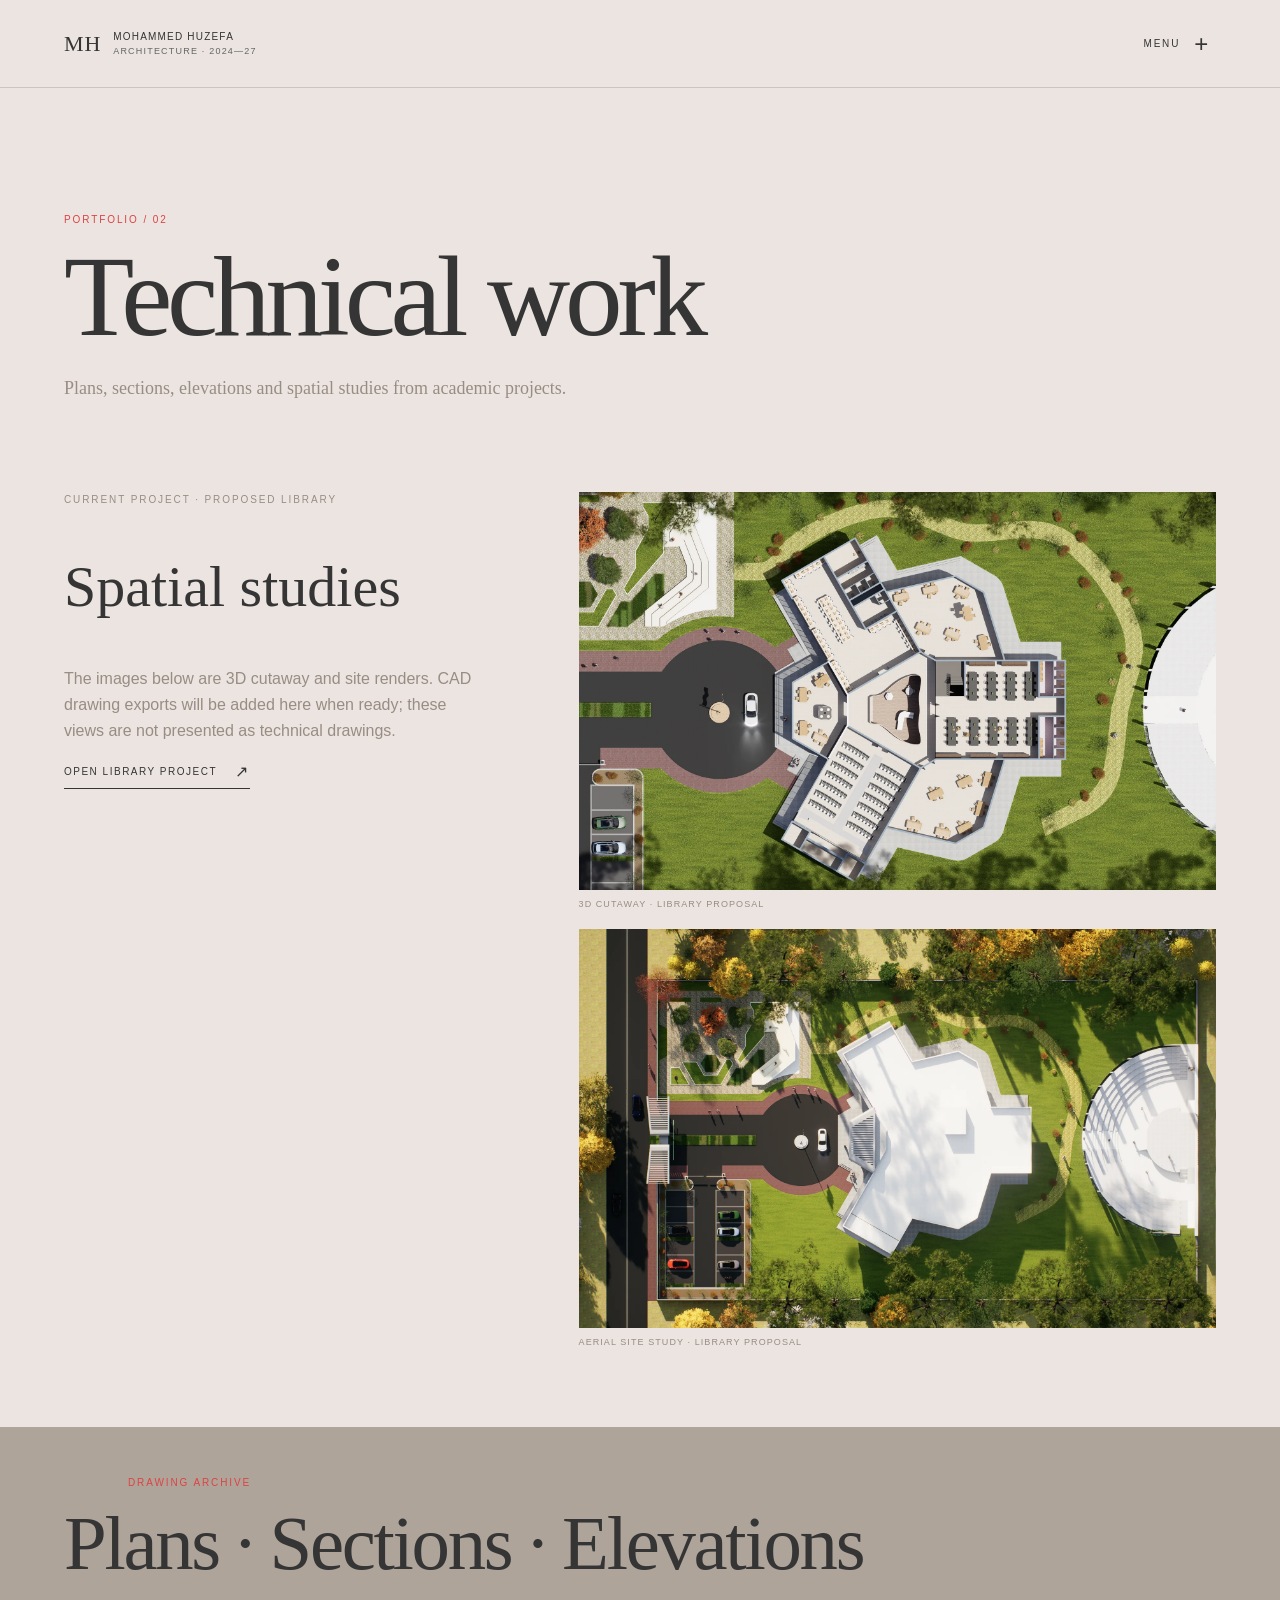
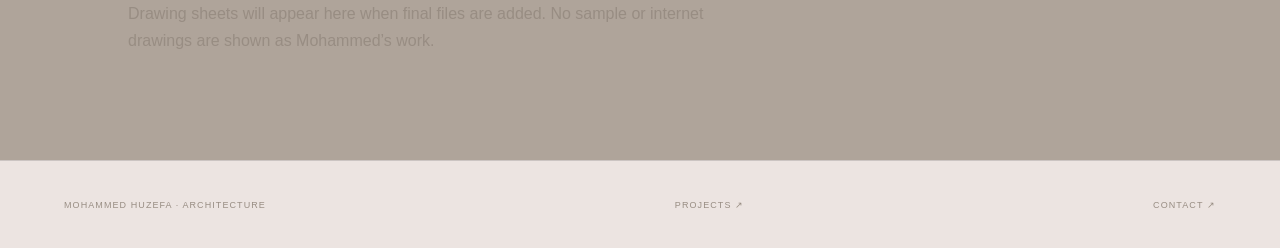
<file: student-preview/technical.html>
<!doctype html><html lang="en"><head><meta charset="utf-8"><meta name="viewport" content="width=device-width,initial-scale=1"><meta name="robots" content="noindex,nofollow"><title>Technical Work — Mohammed Huzefa</title><link rel="stylesheet" href="css/site.css"></head><body data-page="technical"><a class="skip-link" href="#main">Skip to content</a>
<header class="site-header site-header-light"><a class="wordmark" href="index.html"><b>MH</b><span>Mohammed Huzefa<br><small>Architecture · 2024—27</small></span></a><button class="menu-button" aria-expanded="false" aria-controls="site-menu"><span>Menu</span><i aria-hidden="true">+</i></button></header>
<nav class="site-menu" id="site-menu" hidden aria-label="Main navigation"><div class="menu-top">Mohammed Huzefa<button class="menu-close" aria-label="Close menu">×</button></div><a href="index.html"><small>00</small>Home</a><a href="projects.html"><small>01</small>Projects</a><a href="technical.html"><small>02</small>Technical work</a><a href="about.html"><small>03</small>About &amp; skills</a><a href="about.html#contact"><small>04</small>Contact</a><p>Architecture student · Hubli, India</p></nav>
<main id="main" class="inner-main"><section class="page-intro page-pad"><p class="eyebrow">Portfolio / 02</p><h1>Technical work</h1><p class="page-lede">Plans, sections, elevations and spatial studies from academic projects.</p></section>
<section class="technical-feature page-pad"><div><p class="eyebrow">Current project · Proposed Library</p><h2>Spatial studies</h2><p>The images below are 3D cutaway and site renders. CAD drawing exports will be added here when ready; these views are not presented as technical drawings.</p><a class="text-link" href="project.html?p=library">Open Library project <span>↗</span></a></div><div class="technical-images"><figure><img src="../images/library/renders/13-aerial-cutaway.webp" alt="Aerial cutaway 3D render of the Library showing both floors" loading="lazy"><figcaption>3D cutaway · Library proposal</figcaption></figure><figure><img src="../images/library/renders/12-aerial-view.webp" alt="Aerial site render of the Library proposal" loading="lazy"><figcaption>Aerial site study · Library proposal</figcaption></figure></div></section>
<section class="drawing-note page-pad"><p class="eyebrow">Drawing archive</p><h2>Plans · Sections · Elevations</h2><p>Drawing sheets will appear here when final files are added. No sample or internet drawings are shown as Mohammed’s work.</p></section></main><footer class="site-footer page-pad"><span>Mohammed Huzefa · Architecture</span><a href="projects.html">Projects ↗</a><a href="about.html#contact">Contact ↗</a></footer><script src="js/site.js"></script></body></html>
</file>
<file: entrance.css>
/* ============================================================
   entrance.css — Architectural Entrance Scene Styles
   MOHAMMED HUZEFA — ARCHITECTURE PORTFOLIO (2024-27)
   Namespaced under .es-scene to protect site-wide styling.

   Palette (Direction A / Drawing Sheet):
   - Accent: #7A1F2B (burgundy architectural frames & markers)
   - Ink:    #1A1A1A (near-black architectural text)
   - Paper:  #F5F3EF (cream / lime-plaster off-white)
   - Plaster background fallback: #E4DCCB
   ============================================================ */

:root {
  --es-accent: #7A1F2B;
  --es-accent-hover: #962837;
  --es-ink: #1A1A1A;
  --es-paper: #F5F3EF;
  --es-glow: rgba(255, 240, 215, 0.08);   /* subtle warm hover brightening */
  --es-dim: rgba(20, 12, 8, 0.16);        /* gentle sibling dimming on hover */
  --font-heading: "Fraunces", Georgia, serif;
  --font-body: "Inter", "Segoe UI", Arial, sans-serif;
}

/* Reset & root bounds */
html, body {
  margin: 0;
  padding: 0;
  height: 100%;
  background: #E4DCCB;
  color: var(--es-ink);
  overflow: hidden;
}

.es-scene * {
  box-sizing: border-box;
  margin: 0;
  padding: 0;
}

.es-scene {
  position: relative;
  width: 100%;
  height: 100vh;
  height: 100svh;
  display: flex;
  flex-direction: column;
  overflow: hidden;
  font-family: var(--font-body);
  background: #E4DCCB;
}

/* Accessibility: screen-reader utility for desktop title */
.es-sr {
  position: absolute;
  width: 1px;
  height: 1px;
  padding: 0;
  margin: -1px;
  overflow: hidden;
  clip: rect(0, 0, 0, 0);
  white-space: nowrap;
  border: 0;
}

/* Skip link (first in tab order) */
.es-skip {
  position: absolute;
  top: 16px;
  left: 16px;
  z-index: 100;
  padding: 8px 16px;
  background: var(--es-paper);
  color: var(--es-accent);
  font-family: var(--font-body);
  font-size: 11px;
  font-weight: 500;
  letter-spacing: 0.18em;
  text-transform: uppercase;
  text-decoration: none;
  border: 1px solid var(--es-accent);
  transform: translateY(-150%);
  transition: transform 0.2s ease;
}

.es-skip:focus-visible {
  transform: translateY(0);
  outline: 2px solid var(--es-accent);
  outline-offset: 2px;
}

/* ============================================================
   DESKTOP TITLE BOX — ivory paper chip, same look as door.html
   top bar. Hidden whenever the mobile header takes over.
   ============================================================ */
.es-title-box {
  position: absolute;
  top: 16px;
  left: 16px;
  z-index: 20;
  display: flex;
  flex-direction: column;
  gap: 3px;
  padding: 8px 12px;
  background: var(--es-paper);
  color: var(--es-ink);
  pointer-events: none;
}

.es-title-who {
  font-family: var(--font-body);
  font-size: 12px;
  font-weight: 500;
  line-height: 1.25;
  letter-spacing: 0.18em;
  text-transform: uppercase;
  color: var(--es-ink);
}

.es-title-sub {
  font-family: var(--font-body);
  font-size: 10px;
  font-weight: 500;
  line-height: 1.25;
  letter-spacing: 0.2em;
  text-transform: uppercase;
  color: var(--es-ink);
}

/* ============================================================
   AI CREDIT — ivory paper chip, bottom-left on desktop; a plain
   in-flow strip between image and nav rows on mobile so it can
   never cover a label or the touch list.
   ============================================================ */
.es-credit {
  position: fixed;
  left: 16px;
  bottom: 16px;
  z-index: 20;
  max-width: min(380px, calc(100vw - 32px));
  padding: 6px 10px;
  background: var(--es-paper);
  color: var(--es-ink);
  font-family: var(--font-body);
  font-size: 11px;
  font-weight: 500;
  line-height: 1.45;
  letter-spacing: 0.03em;
}

/* ============================================================
   MOBILE-ONLY TITLE BAND
   Restrained header rendered only on small / portrait viewports.
   Desktop relies on the architectural inscription on the wall.
   ============================================================ */
.es-mobile-header {
  display: none;
}

/* ============================================================
   STAGE & ARCHITECTURAL PHOTOGRAPH
   Coordinates and geometry match 16:9 photographic proportions
   ============================================================ */
.es-stage {
  position: relative;
  flex: 1 1 auto;
  width: 100%;
  height: 100vh;
  height: 100svh;
}

.es-stage .es-stage-box {
  position: absolute;
  left: 50%;
  top: 50%;
  transform: translate(-50%, -50%);
  transform-origin: center center;
  transition: filter 400ms ease;
}

.es-stage-box.is-dimmed {
  filter: brightness(0.70) contrast(1.04);
}

.es-camera {
  position: absolute;
  inset: 0;
}

.es-camera picture,
.es-picture,
.es-img {
  position: absolute;
  inset: 0;
  width: 100%;
  height: 100%;
  object-fit: cover;
  display: block;
}

/* ============================================================
   INTERACTIVE PORTAL REGIONS
   ============================================================ */
.es-region {
  position: absolute;
  display: block;
  text-decoration: none;
  color: inherit;
  z-index: 2;
  cursor: pointer;
  -webkit-tap-highlight-color: transparent;
  transition: filter 350ms ease;
}

/* Warm brighten veil over active opening */
.es-region::before {
  content: "";
  position: absolute;
  inset: 0;
  background: var(--es-glow);
  opacity: 0;
  transition: opacity 320ms ease;
  pointer-events: none;
}

/* Soft dimming veil over non-hovered openings */
.es-region::after {
  content: "";
  position: absolute;
  inset: 0;
  background: var(--es-dim);
  opacity: 0;
  transition: opacity 320ms ease;
  pointer-events: none;
}

/* Hover emphasis */
@media (hover: hover) {
  .es-stage .es-stage-box:hover .es-region:not(:hover)::after {
    opacity: 1;
  }
  .es-region:hover::before {
    opacity: 1;
  }
}

/* Keyboard focus emphasis */
.es-stage .es-stage-box:focus-within .es-region:not(:focus-within)::after {
  opacity: 1;
}

.es-region:focus-visible {
  outline: none;
}

.es-region:focus-visible::before {
  opacity: 1;
}

.es-region:focus-visible .es-mark {
  outline: 2px solid var(--es-accent);
  outline-offset: 6px;
}

/* ============================================================
   SQUARE-AND-DOT SELECTION MARKER
   ============================================================ */
.es-mark {
  position: absolute;
  display: block;
  aspect-ratio: 1;
  border: 1px solid rgba(255, 255, 255, 0.9);
  border-radius: 2px;
  transform: translate(-50%, -50%);
  transition: transform 300ms ease, border-color 300ms ease, box-shadow 300ms ease;
  pointer-events: none;
}

.es-mark::before {
  content: "";
  position: absolute;
  left: 50%;
  top: 50%;
  width: 26%;
  aspect-ratio: 1;
  border-radius: 50%;
  background: rgba(255, 255, 255, 0.96);
  transform: translate(calc(-50% + var(--es-dotdx, 0%)), -50%);
  transition: width 300ms ease, transform 300ms ease;
}

.es-region:hover .es-mark,
.es-region:focus-visible .es-mark {
  border-color: #FFFFFF;
  box-shadow: 0 0 12px rgba(255, 255, 255, 0.35);
  transform: translate(-50%, -50%) scale(1.24);
}

.es-region:hover .es-mark::before,
.es-region:focus-visible .es-mark::before {
  width: 32%;
}

/* ============================================================
   MINIMAL UPPERCASE OPENING LABELS
   Anchored directly beneath the square selection marker
   ============================================================ */
.es-label {
  position: absolute;
  transform: translate(-50%, 22px);
  display: inline-block;
  white-space: nowrap;
  font-family: var(--font-body);
  font-size: 11px;
  font-weight: 500;
  letter-spacing: 0.22em;
  text-transform: uppercase;
  color: rgba(255, 255, 255, 0.88);
  text-shadow: 0 1px 3px rgba(10, 8, 6, 0.75), 0 2px 8px rgba(0, 0, 0, 0.5);
  pointer-events: none;
  transition: color 240ms ease, letter-spacing 240ms ease, transform 240ms ease;
}

.es-label .es-num {
  color: #E8B4B8;
  margin-right: 2px;
}

.es-region:hover .es-label,
.es-region:focus-visible .es-label {
  color: #FFFFFF;
  letter-spacing: 0.26em;
  transform: translate(-50%, 24px);
}

.es-region:hover .es-label .es-num,
.es-region:focus-visible .es-label .es-num {
  color: #FFFFFF;
}

/* ============================================================
   PORTAL ILLUMINATION (APPROACH A)
   Warm interior light fills the clicked opening
   ============================================================ */
.es-portal-glow {
  position: absolute;
  inset: 0;
  background: radial-gradient(ellipse at 50% 60%, rgba(255, 238, 205, 0.85) 0%, rgba(245, 215, 170, 0.55) 50%, rgba(122, 31, 43, 0.15) 85%, transparent 100%);
  opacity: 0;
  pointer-events: none;
  transition: opacity 350ms cubic-bezier(0.16, 1, 0.3, 1);
}

.es-region.is-illuminated .es-portal-glow {
  opacity: 1;
}

.es-region.is-illuminated {
  filter: brightness(1.2);
}

/* ============================================================
   WARM LIGHT REVEAL (APPROACH A)
   Expands radially from the center of the clicked opening
   ============================================================ */
.es-light-reveal {
  position: fixed;
  inset: 0;
  pointer-events: none;
  z-index: 40;
  opacity: 0;
  background: radial-gradient(circle at var(--cx, 50%) var(--cy, 50%), #FFF8EB 0%, #FDF3E3 22%, #F5F3EF 52%, #EDE9E1 85%);
  clip-path: circle(0% at var(--cx, 50%) var(--cy, 50%));
  transition: clip-path 650ms cubic-bezier(0.22, 1, 0.36, 1), opacity 280ms ease;
}

.es-light-reveal.is-expanding {
  opacity: 1;
  clip-path: circle(150% at var(--cx, 50%) var(--cy, 50%));
}

/* End-frame solid veil settling on #F5F3EF before navigation */
.es-screen {
  position: fixed;
  inset: 0;
  background: var(--es-paper);
  opacity: 0;
  pointer-events: none;
  z-index: 45;
  transition: opacity 280ms ease;
}

.es-screen.is-on {
  opacity: 1;
  pointer-events: auto;
}

/* ============================================================
   MOBILE RESPONSIVE ADAPTATION
   Restrained title band + contain-fit stage + touch navigation rows
   ============================================================ */
.es-navlist {
  display: none;
}

@media (max-width: 640px), (orientation: portrait) {
  .es-mobile-header {
    display: block;
    width: 100%;
    padding: 22px 20px 14px 20px;
    background: #E4DCCB;
    border-bottom: 1px solid rgba(26, 26, 26, 0.12);
  }

  /* one title only on mobile: the header above replaces the desktop chip */
  .es-title-box {
    display: none;
  }

  /* credit joins the flow between the image strip and the nav rows */
  .es-credit {
    position: static;
    max-width: none;
    padding: 10px 20px;
    background: var(--es-paper);
    border-top: 1px solid rgba(26, 26, 26, 0.15);
    text-align: center;
  }

  .es-mobile-title {
    font-family: var(--font-heading);
    font-size: 17px;
    font-weight: 400;
    line-height: 1.2;
    letter-spacing: 0.22em;
    text-transform: uppercase;
    color: var(--es-ink);
    margin-bottom: 4px;
  }

  .es-mobile-sub {
    font-family: var(--font-body);
    font-size: 10.5px;
    font-weight: 500;
    letter-spacing: 0.18em;
    text-transform: uppercase;
    color: var(--es-accent);
  }

  .es-stage {
    flex: 0 0 auto;
    background: #1A1A1A;
  }

  .es-img {
    pointer-events: none;
  }

  .es-region {
    pointer-events: none;
  }

  .es-navlist {
    display: block;
    flex: 1 1 auto;
    background: var(--es-paper);
    overflow-y: auto;
    -webkit-overflow-scrolling: touch;
  }

  .es-navlist .es-row {
    display: flex;
    align-items: center;
    justify-content: space-between;
    width: 100%;
    min-height: 64px;
    padding: 0 24px;
    background: none;
    border: 0;
    border-top: 1px solid rgba(26, 26, 26, 0.15);
    color: var(--es-ink);
    text-decoration: none;
    font-family: var(--font-body);
    font-size: 12px;
    font-weight: 500;
    letter-spacing: 0.20em;
    text-transform: uppercase;
    cursor: pointer;
    transition: background-color 200ms ease, color 200ms ease;
  }

  .es-navlist .es-row:last-child {
    border-bottom: 1px solid rgba(26, 26, 26, 0.15);
  }

  .es-navlist .es-row .es-row-num {
    color: var(--es-accent);
    font-size: 11px;
    letter-spacing: 0.16em;
    font-weight: 500;
  }

  .es-navlist .es-row:hover,
  .es-navlist .es-row:active {
    background-color: rgba(122, 31, 43, 0.05);
    color: var(--es-accent);
  }

  .es-navlist .es-row:focus-visible {
    outline: 2px solid var(--es-accent);
    outline-offset: -2px;
  }
}

/* ============================================================
   PREFERS-REDUCED-MOTION
   Instant navigation, no expanding masks or scaling
   ============================================================ */
@media (prefers-reduced-motion: reduce) {
  .es-light-reveal {
    display: none !important;
  }
  .es-portal-glow,
  .es-stage-box,
  .es-mark,
  .es-mark::before,
  .es-label,
  .es-region::before,
  .es-region::after,
  .es-screen {
    transition: none !important;
  }
}

/* ============================================================
   DEBUG MODE (?debug=1)
   ============================================================ */
body.es-debug .es-region {
  outline: 2px dashed var(--es-accent);
}

body.es-debug .es-region::after {
  content: attr(data-rect);
  position: absolute;
  top: 6px;
  left: 6px;
  z-index: 3;
  background: rgba(245, 243, 239, 0.95);
  color: var(--es-accent);
  font-family: monospace;
  font-size: 10px;
  letter-spacing: 0.04em;
  padding: 3px 6px;
  border: 1px solid var(--es-accent);
}

body.es-debug .es-mark {
  outline: 1px solid rgba(255, 255, 255, 0.85);
}

/* ============================================================
   NO-SCRIPT FALLBACK
   ============================================================ */
.es-noscript {
  padding: 60px 24px;
  font-family: var(--font-body);
  font-size: 14px;
  background: var(--es-paper);
}

.es-noscript ul {
  list-style: none;
  padding: 0;
  max-width: 480px;
  margin: 0 auto;
}

.es-noscript li {
  margin-bottom: 16px;
}

.es-noscript a {
  color: var(--es-accent);
  text-decoration: underline;
  text-transform: uppercase;
  letter-spacing: 0.16em;
  font-size: 12px;
}
</file>
<file: student-preview/css/site.css>
:root{--paper:#ECE4E1;--sand:#AFA49A;--stone:#988D83;--primary:#988D83;--secondary:#AFA49A;--ink:#353535;--muted:#988D83;--accent:#DC4343;--rule:rgba(53,53,53,.18);--serif:Georgia,'Times New Roman',serif;--sans:'Segoe UI',Arial,sans-serif;--gutter:clamp(20px,5vw,76px)}
*{box-sizing:border-box}html{scroll-behavior:smooth;background:var(--paper)}body{margin:0;color:var(--ink);background:var(--paper);font-family:var(--sans);font-size:16px}a{color:inherit}img{display:block;max-width:100%;object-fit:cover}button{font:inherit;color:inherit}.skip-link{position:absolute;z-index:100;top:8px;left:8px;padding:10px 14px;background:var(--ink);color:var(--paper);transform:translateY(-150%)}.skip-link:focus{transform:none}
.site-header{position:absolute;z-index:20;top:0;left:0;width:100%;height:88px;padding:18px var(--gutter);display:flex;justify-content:space-between;align-items:center;color:var(--paper)}.site-header-light{position:relative;color:var(--ink);border-bottom:1px solid var(--rule)}.wordmark{display:flex;align-items:center;gap:12px;text-decoration:none}.wordmark>b{font:500 22px var(--serif);letter-spacing:.04em}.wordmark span{font-size:10px;line-height:1.4;letter-spacing:.12em;text-transform:uppercase}.wordmark small{font-size:9px;color:inherit;opacity:.72}.menu-button{border:0;background:transparent;display:flex;align-items:center;gap:14px;cursor:pointer;text-transform:uppercase;font-size:10px;letter-spacing:.18em}.menu-button i{font-style:normal;font-size:24px;font-weight:300;transition:transform .2s}.menu-button[aria-expanded=true] i{transform:rotate(45deg)}
.site-menu{position:fixed;z-index:50;inset:0;background:var(--paper);padding:26px var(--gutter) 32px;display:flex;flex-direction:column;justify-content:center}.site-menu[hidden]{display:none}.menu-top{position:absolute;top:22px;left:var(--gutter);right:var(--gutter);display:flex;justify-content:space-between;align-items:center;text-transform:uppercase;font-size:10px;letter-spacing:.15em}.menu-close{border:1px solid var(--rule);width:42px;height:42px;background:transparent;font-size:25px;cursor:pointer}.site-menu>a{padding:8px 0;border-bottom:1px solid var(--rule);font:400 clamp(38px,8vw,90px)/1.08 var(--serif);text-decoration:none}.site-menu>a small{display:inline-block;width:52px;color:var(--accent);font:10px var(--sans);vertical-align:middle}.site-menu>a:hover,.site-menu>a:focus-visible{color:var(--accent)}.site-menu>p{margin:22px 0 0;color:var(--muted);font-size:10px;letter-spacing:.12em;text-transform:uppercase}
.hero{position:relative;min-height:640px;height:100svh;max-height:1100px;overflow:hidden;background:var(--primary);color:var(--paper)}.hero-image,.hero-shade{position:absolute;inset:0;width:100%;height:100%}.hero-image{object-position:center 48%}.hero-shade{background:linear-gradient(90deg,rgba(53,53,53,.58),rgba(53,53,53,.1) 70%),linear-gradient(0deg,rgba(53,53,53,.28),transparent 50%)}.hero-copy{position:absolute;left:var(--gutter);top:50%;transform:translateY(-32%);max-width:min(760px,78vw)}.eyebrow{margin:0 0 16px;color:var(--accent);font-size:10px;letter-spacing:.19em;text-transform:uppercase}.hero .eyebrow{color:var(--paper)}.hero h1{margin:0;font:400 clamp(48px,8vw,112px)/.95 var(--serif);letter-spacing:-.04em}.hero h1 em{font-weight:400;color:var(--accent)}.text-link{display:inline-flex;align-items:center;gap:18px;padding-bottom:7px;border-bottom:1px solid currentColor;text-decoration:none;text-transform:uppercase;font-size:10px;letter-spacing:.15em}.text-link span{font-size:16px}.hero .text-link{margin-top:36px}.light-link{color:var(--paper)}.hero-index{position:absolute;right:var(--gutter);bottom:28px;left:var(--gutter);display:flex;justify-content:space-between;font-size:9px;letter-spacing:.16em;text-transform:uppercase}
.page-pad{padding-right:var(--gutter);padding-left:var(--gutter)}.intro-section{padding-top:clamp(72px,12vw,160px);padding-bottom:clamp(72px,12vw,160px)}.intro-grid{display:grid;grid-template-columns:1.2fr 1fr;gap:8vw;align-items:end}.intro-grid h2,.statement-section h2,.drawing-note h2{margin:0;font:400 clamp(38px,6vw,78px)/1.04 var(--serif);letter-spacing:-.03em}.intro-grid>p{max-width:480px;margin:0;color:var(--muted);font:18px/1.7 var(--serif)}.featured-section{padding-bottom:clamp(70px,10vw,130px)}.section-heading{display:flex;justify-content:space-between;align-items:center;margin-bottom:18px}.section-heading .eyebrow{margin:0}.featured-project{position:relative;min-height:min(68vw,760px);display:block;overflow:hidden;color:var(--paper);text-decoration:none}.featured-project img{position:absolute;inset:0;width:100%;height:100%;transition:transform .7s cubic-bezier(.2,.7,.2,1)}.featured-project:hover img{transform:scale(1.015)}.featured-project::after{content:'';position:absolute;inset:40% 0 0;background:linear-gradient(0deg,rgba(53,53,53,.62),transparent)}.featured-copy{position:absolute;z-index:1;left:var(--gutter);bottom:clamp(34px,7vw,90px)}.featured-copy .eyebrow{color:var(--paper)}.featured-copy h2{margin:0 0 24px;font:400 clamp(42px,8vw,100px)/1 var(--serif)}.image-index{position:absolute;z-index:1;right:var(--gutter);bottom:34px;font-size:9px;letter-spacing:.17em}.statement-section{padding-top:clamp(70px,10vw,125px);padding-bottom:clamp(86px,14vw,180px);background:var(--sand)}.statement-section h2{margin-bottom:32px}.statement-section h2 em{color:var(--accent);font-weight:400}
.site-footer{min-height:88px;display:flex;justify-content:space-between;align-items:center;gap:20px;border-top:1px solid var(--rule);font-size:9px;letter-spacing:.12em;text-transform:uppercase;color:var(--muted)}.site-footer a{text-decoration:none}.inner-main{min-height:75vh}.page-intro{padding-top:clamp(64px,10vw,126px);padding-bottom:clamp(48px,7vw,90px)}.page-intro h1{margin:0;font:400 clamp(48px,9vw,118px)/.96 var(--serif);letter-spacing:-.045em}.page-lede{max-width:560px;margin:22px 0 0;color:var(--muted);font:18px/1.6 var(--serif)}.project-index{padding-bottom:clamp(80px,12vw,150px)}.filter-row{display:flex;flex-wrap:wrap;gap:10px;margin-bottom:32px}.filter-button{padding:10px 15px;border:1px solid var(--rule);border-radius:30px;background:transparent;cursor:pointer;font-size:9px;letter-spacing:.12em;text-transform:uppercase}.filter-button[aria-pressed=true],.filter-button:hover{border-color:var(--ink);background:var(--ink);color:var(--paper)}.project-grid{display:grid;grid-template-columns:repeat(2,minmax(0,1fr));gap:clamp(28px,5vw,70px) 22px}.project-card{min-width:0;text-decoration:none}.project-card:nth-child(odd){margin-top:36px}.project-card-image{position:relative;aspect-ratio:1.34;overflow:hidden;background:var(--sand)}.project-card-image img{width:100%;height:100%;transition:transform .6s}.project-card:hover img{transform:scale(1.025)}.project-card-image .card-index{position:absolute;left:14px;bottom:14px;padding:8px 10px;background:var(--paper);font-size:9px;letter-spacing:.12em}.project-card-meta{display:flex;justify-content:space-between;gap:12px;margin-top:14px;color:var(--muted);font-size:9px;letter-spacing:.12em;text-transform:uppercase}.project-card h2{margin:8px 0;font:400 clamp(27px,3.5vw,46px)/1.08 var(--serif)}.project-card p{max-width:480px;margin:0;color:var(--muted);font-size:13px;line-height:1.55}.loading-note,.empty-note{color:var(--muted);font:18px/1.6 var(--serif)}
.project-hero{position:relative;height:min(76vh,860px);min-height:460px;background:var(--secondary)}.project-hero img{width:100%;height:100%}.project-hero-caption{position:absolute;inset:auto 0 0;padding:60px var(--gutter) 34px;color:var(--paper);background:linear-gradient(0deg,rgba(53,53,53,.72),transparent)}.project-hero-caption h1{margin:6px 0 0;font:400 clamp(42px,7vw,92px)/1 var(--serif)}.project-meta{display:grid;grid-template-columns:repeat(4,minmax(0,1fr));gap:22px;padding-top:38px;padding-bottom:42px;border-bottom:1px solid var(--rule)}.meta-item small{display:block;margin-bottom:8px;color:var(--accent);font-size:9px;letter-spacing:.15em;text-transform:uppercase}.meta-item span{font:16px/1.5 var(--serif)}.story-section{display:grid;grid-template-columns:1fr 1.2fr;gap:8vw;padding-top:clamp(60px,10vw,130px);padding-bottom:clamp(60px,10vw,130px)}.story-section h2,.gallery-heading h2{margin:0;font:400 clamp(36px,5.3vw,68px)/1.05 var(--serif)}.story-copy p{margin:0 0 20px;color:var(--muted);font:17px/1.7 var(--serif)}.draft-note{padding:10px 12px;border-left:2px solid var(--accent);font:10px/1.5 var(--sans)!important;letter-spacing:.08em;text-transform:uppercase}.technical-section{padding:60px 0;background:var(--sand)}.technical-section>.eyebrow,.technical-section>h2,.technical-section>.section-note{margin-right:var(--gutter);margin-left:var(--gutter)}.technical-section h2{font:400 clamp(36px,5vw,64px)/1.05 var(--serif)}.drawing-grid{display:grid;grid-template-columns:repeat(2,minmax(0,1fr));gap:20px;padding:20px var(--gutter) 12px}.drawing-item{margin:0}.drawing-item img{width:100%;aspect-ratio:1.3;object-fit:contain;background:var(--paper)}.drawing-item figcaption,.technical-images figcaption{padding-top:9px;color:var(--muted);font-size:9px;letter-spacing:.12em;text-transform:uppercase}.section-note{max-width:700px;color:var(--muted);font:16px/1.6 var(--serif)}.gallery-section{padding-top:clamp(60px,9vw,116px);padding-bottom:clamp(60px,9vw,116px)}.gallery-heading{display:flex;justify-content:space-between;align-items:end;margin-bottom:28px}.gallery-grid{display:grid;grid-template-columns:repeat(2,minmax(0,1fr));gap:16px}.gallery-grid figure{margin:0}.gallery-grid figure:first-child{grid-column:1/-1}.gallery-grid img{width:100%;max-height:760px;aspect-ratio:1.5}.gallery-grid figure:first-child img{aspect-ratio:1.9}.gallery-grid figcaption{padding-top:8px;color:var(--muted);font-size:9px;letter-spacing:.11em;text-transform:uppercase}.end-links{padding:32px var(--gutter);display:flex;justify-content:space-between;gap:20px;border-top:1px solid var(--rule)}.end-links a{text-decoration:none;font:20px var(--serif)}
.profile-grid{display:grid;grid-template-columns:1.15fr .85fr;gap:9vw;padding-bottom:90px}.profile-copy p{max-width:680px;color:var(--muted);font:19px/1.7 var(--serif)}.profile-side{padding-top:18px}.profile-side h2,.contact-section h2{margin:0 0 18px;font:400 36px var(--serif)}.skill-tags{display:flex;flex-wrap:wrap;gap:8px;margin-bottom:40px}.skill-tags span{padding:9px 11px;border:1px solid var(--rule);font-size:9px;letter-spacing:.1em;text-transform:uppercase}.education-list{padding:0;list-style:none}.education-list li{padding:12px 0;border-top:1px solid var(--rule);font:15px/1.5 var(--serif)}.contact-section{padding:70px 0 80px;background:var(--sand)}.contact-section>*{margin-left:var(--gutter);margin-right:var(--gutter)}.contact-section p{max-width:540px;color:var(--muted);line-height:1.7}.contact-placeholder{display:inline-block;padding:12px 14px;border:1px dashed var(--accent);color:var(--accent);font-size:10px;letter-spacing:.1em;text-transform:uppercase}.technical-feature{display:grid;grid-template-columns:.8fr 1.2fr;gap:7vw;padding-bottom:80px}.technical-feature h2{font:400 clamp(34px,5vw,58px)/1.05 var(--serif)}.technical-feature p{max-width:480px;color:var(--muted);line-height:1.65}.technical-images{display:grid;gap:20px}.technical-images figure{margin:0}.technical-images img{width:100%;aspect-ratio:1.6}.drawing-note{padding-top:50px;padding-bottom:90px;background:var(--sand)}.drawing-note>*{margin-left:var(--gutter);margin-right:var(--gutter)}.drawing-note p:last-child{max-width:620px;color:var(--muted);line-height:1.7}
@media(max-width:760px){:root{--gutter:20px}.site-header{height:70px}.hero{height:90svh;min-height:590px}.hero-copy{max-width:92vw;top:48%}.hero h1{font-size:clamp(44px,11.5vw,70px)}.intro-grid,.story-section,.profile-grid,.technical-feature{grid-template-columns:1fr;gap:22px}.intro-grid>p{font-size:17px}.featured-project{min-height:125vw;max-height:760px}.featured-project img{object-position:55% center}.project-grid{grid-template-columns:1fr;gap:36px}.project-card:nth-child(odd){margin-top:0}.project-meta{grid-template-columns:repeat(2,minmax(0,1fr))}.project-hero{height:65svh;min-height:420px}.project-hero-caption{padding-bottom:24px}.drawing-grid,.gallery-grid{grid-template-columns:1fr}.gallery-grid figure:first-child{grid-column:auto}.gallery-grid img,.gallery-grid figure:first-child img{aspect-ratio:1.25}.gallery-heading{display:block}.gallery-heading .eyebrow{margin-bottom:10px}.site-footer{padding-top:20px;padding-bottom:20px;align-items:flex-start;flex-direction:column}.end-links{flex-direction:column}.technical-images{gap:16px}}
@media(prefers-reduced-motion:reduce){html{scroll-behavior:auto}*,*::before,*::after{transition-duration:.01ms!important;animation-duration:.01ms!important;animation-iteration-count:1!important}}
/* MAKHNO-inspired project index and motion */
.site-menu{opacity:0;clip-path:inset(0 0 100% 0);transition:opacity .38s ease,clip-path .58s cubic-bezier(.77,0,.18,1)}
.site-menu[hidden]{display:none}.site-menu.is-open{opacity:1;clip-path:inset(0)}
.site-menu>a{opacity:0;transform:translateY(18px);transition:color .25s ease,opacity .35s ease,transform .45s cubic-bezier(.2,.7,.2,1)}
.site-menu.is-open>a{opacity:1;transform:translateY(0)}
.site-menu.is-open>a:nth-of-type(1){transition-delay:.08s}.site-menu.is-open>a:nth-of-type(2){transition-delay:.13s}.site-menu.is-open>a:nth-of-type(3){transition-delay:.18s}.site-menu.is-open>a:nth-of-type(4){transition-delay:.23s}.site-menu.is-open>a:nth-of-type(5){transition-delay:.28s}
.menu-top{color:var(--ink)}.menu-close{color:var(--ink);transition:background .2s,color .2s,transform .2s}.menu-close:hover{background:var(--accent);border-color:var(--accent);color:var(--paper);transform:rotate(90deg)}
.projects-toolbar{display:flex;justify-content:space-between;align-items:center;gap:24px;padding:18px 0 22px;border-top:1px solid var(--rule);border-bottom:1px solid var(--rule);margin-bottom:clamp(28px,4vw,54px)}
.project-filters{display:flex;flex-wrap:wrap;gap:clamp(18px,3vw,42px)}
.filter-button{padding:7px 0;border:0;border-radius:0;border-bottom:1px solid transparent;color:var(--muted);font-size:10px;letter-spacing:.12em;text-transform:uppercase;transition:color .2s,border-color .2s}
.filter-button[aria-pressed=true],.filter-button:hover{border-color:var(--accent);background:transparent;color:var(--accent)}
.project-count{flex:0 0 auto;color:var(--muted);font-size:10px;letter-spacing:.12em;text-transform:uppercase}
.project-grid{grid-template-columns:repeat(2,minmax(0,1fr));column-gap:clamp(18px,2.4vw,36px);row-gap:clamp(48px,7vw,100px)}
.project-card{display:block;opacity:1;transform:translateY(0);transition:opacity .3s ease,transform .3s ease}.project-card.is-filtering{opacity:0;transform:translateY(12px)}
.project-card:nth-child(odd){margin-top:0}.project-card:nth-child(even){margin-top:clamp(32px,6vw,88px)}
.project-card-image{aspect-ratio:1.28;background:var(--secondary)}
.project-card-image img{transition:transform .9s cubic-bezier(.2,.7,.2,1),filter .5s ease;filter:saturate(.9)}
.project-card:hover .project-card-image img,.project-card:focus-visible .project-card-image img{transform:scale(1.035);filter:saturate(1)}
.project-card-image:after{content:'';position:absolute;inset:45% 0 0;background:linear-gradient(0deg,rgba(53,53,53,.62),transparent);opacity:.8;transition:opacity .35s}
.project-card-image .card-index{top:14px;left:14px;bottom:auto;background:var(--paper);color:var(--ink)}
.card-open{position:absolute;right:18px;bottom:17px;color:var(--paper);font-size:10px;letter-spacing:.12em;text-transform:uppercase;z-index:1}
.project-card-meta{margin-top:17px}.project-card h2{margin:8px 0 5px;font-size:clamp(30px,4vw,54px);letter-spacing:-.025em;transition:color .25s}.project-card:hover h2,.project-card:focus-visible h2{color:var(--accent)}
.project-type{margin:0 0 10px!important;color:var(--ink)!important;font:12px/1.4 var(--sans)!important;letter-spacing:.04em}
.project-card-summary{max-width:580px}.project-card-footer{display:flex;justify-content:space-between;align-items:center;gap:20px;margin-top:18px;padding-top:12px;border-top:1px solid var(--rule);color:var(--ink);font-size:9px;letter-spacing:.13em;text-transform:uppercase}.project-card-footer span:last-child{color:var(--accent);transition:transform .2s}.project-card:hover .project-card-footer span:last-child{transform:translateX(5px)}
[data-reveal]{opacity:0;transform:translateY(22px);transition:opacity .75s ease,transform .75s cubic-bezier(.2,.7,.2,1)}
[data-reveal].is-visible{opacity:1;transform:translateY(0)}
.hero-copy{animation:hero-arrive .9s cubic-bezier(.2,.7,.2,1) both}.hero-index{animation:hero-arrive .85s .18s both}
@keyframes hero-arrive{from{opacity:0;transform:translateY(calc(-32% + 20px))}to{opacity:1;transform:translateY(-32%)}}
@media(max-width:760px){.projects-toolbar{align-items:flex-start;flex-direction:column;gap:12px}.project-grid{grid-template-columns:1fr;row-gap:40px}.project-card:nth-child(even){margin-top:0}.project-card-image{aspect-ratio:1.15}.project-filters{gap:18px}}
@media(prefers-reduced-motion:reduce){.site-menu,.site-menu>a,[data-reveal],.hero-copy,.hero-index{transition:none!important;animation:none!important;opacity:1!important;transform:none!important;clip-path:none!important}}
</file>
<file: sketch.css>
/* ============================================================
   sketch.css — SKETCH COVER PROTOTYPE v4 (full-screen immersive).
   Same tokens as styles.css (PROJECT.md section 5). Isolated on
   purpose: nothing here touches index.html, door.html or styles.css.

   v4 layers (bottom -> top): photo backdrop · sheet overlay ·
   hero title-block panel · oversized door (own layer: hover-ajar,
   click-swing via .open) · honesty/credit tag.
   Flat colours, hairlines and ticks only — gradients appear ONLY
   as light on the door leaf (owner realism instruction, prototype).
   ============================================================ */

:root {
  --bg: #F5F3EF;            /* drawing paper */
  --ink: #1A1A1A;           /* pencil/graphite */
  --accent: #7A1F2B;        /* burgundy — the door + small labels only */
  --grey: #5E5E5E;          /* secondary grey (AA-darkened token) */
  --rule: rgba(26, 26, 26, 0.22);
  --font-heading: 'Fraunces', Georgia, 'Times New Roman', serif;
  --font-body: 'Inter', 'Segoe UI', Arial, sans-serif;
}

* { margin: 0; padding: 0; box-sizing: border-box; }

body {
  background: var(--bg);
  color: var(--ink);
  font-family: var(--font-body);
  font-size: 16px;
  line-height: 1.65;
  -webkit-font-smoothing: antialiased;
  min-height: 100vh;
  min-height: 100svh;
}

:focus-visible { outline: 2px solid var(--accent); outline-offset: 4px; }

/* ---------- Header / nav (same as the inner pages) ---------- */
.site-header { border-bottom: 1px solid var(--rule); position: relative; z-index: 10; }
.site-header .wrap {
  max-width: 1240px;
  margin: 0 auto;
  padding: 14px 24px;
  display: flex;
  align-items: center;
  justify-content: space-between;
  min-height: 62px;
}
.brand {
  font-family: var(--font-heading);
  font-size: 16px;
  letter-spacing: .075em;
  text-decoration: none;
  color: var(--ink);
}
.brand span { color: var(--accent); }
.site-nav { display: flex; align-items: center; gap: clamp(14px, 2.2vw, 30px); }
.site-nav a {
  font-size: 10px;
  letter-spacing: .19em;
  text-transform: uppercase;
  text-decoration: none;
  color: var(--ink);
  padding: 7px 0 5px;
  border-bottom: 1px solid transparent;
  transition: color .18s ease, border-color .18s ease;
}
.site-nav a:hover { color: var(--accent); border-bottom-color: var(--accent); }
.site-nav a[aria-disabled="true"] { opacity: .48; cursor: default; }

/* ---------- LAYER 1 · full-bleed environment photo ---------- */
.scene {
  position: relative;
  height: calc(100svh - 63px);
  min-height: 560px;
  overflow: hidden;              /* the photo bleeds; nothing scrolls */
}
.backdrop {
  position: absolute;
  inset: 0;
  /* portrait photo (1920x2560): anchor to the floor so the ground
     plane is ALWAYS in frame on wide screens — the door needs it */
  background: var(--bg) url('images/backgrounds/cover-05-courtyard-1920.webp') center bottom / cover no-repeat;
  z-index: 0;
}
/* phones get the smaller variant */
@media (max-width: 719px) {
  .backdrop { background-image: url('images/backgrounds/cover-05-courtyard-900.webp'); }
}
/* data-saver / slow connection: keep the paper scene, drop the photo */
@media (prefers-reduced-data: reduce) {
  .backdrop { background-image: none; }
}

/* ---------- LAYER 2 · Drawing Sheet overlay (pencil over reality) --- */
.sheet {
  position: absolute;
  inset: 0;
  width: 100%;
  height: 100%;
  z-index: 1;
  pointer-events: none;
}
/* pencil strokes: textured enough on a photo, hairline weight */
.ink-sheet path {
  fill: none;
  stroke: var(--ink);
  stroke-width: 1.6;
  stroke-linecap: round;
  stroke-linejoin: round;
  stroke-opacity: .6;
}
.ink-sheet [pathLength="1"] {
  stroke-dasharray: 1;
  stroke-dashoffset: 1;
  animation: draw var(--d, .7s) var(--delay, 0s) ease forwards;
}
@keyframes draw { to { stroke-dashoffset: 0; } }
/* once drawn, the pencil settles into the scene like graphite print */
.ink-sheet { animation: settle 1.6s ease 3s both; }
@keyframes settle { from { opacity: 1; } to { opacity: .4; } }

.sh-note, .sh-label {
  font-family: var(--font-body);
  font-size: 11px;
  letter-spacing: .2em;
  fill: var(--ink);
  fill-opacity: .55;
  text-transform: uppercase;
}
.sh-label  { font-size: 12px; letter-spacing: .26em; fill: var(--accent); fill-opacity: .8; }
.sh-cta    { font-size: 12px; letter-spacing: .3em; fill: var(--accent); fill-opacity: .85; }
.sh-end    { text-anchor: end; }

/* ---------- LAYER 3 · hero title: flat paper title-block panel ---- */
.title-block {
  position: absolute;
  z-index: 3;
  left: clamp(18px, 5vw, 72px);
  bottom: clamp(70px, 14vh, 130px);
  width: min(560px, calc(100vw - 36px));
  background: var(--bg);                     /* flat paper, opaque */
  border: 1px solid var(--ink);
  padding: clamp(20px, 3vw, 34px) clamp(20px, 3.2vw, 38px);
  animation: rise .8s ease .2s both;
}
@keyframes rise { from { opacity: 0; transform: translateY(10px); } to { opacity: 1; transform: none; } }

.kicker {
  font-size: 13px;
  letter-spacing: .22em;
  text-transform: uppercase;
  color: var(--ink);
}
.rule-mark {
  width: 34px; height: 2px;
  background: var(--ink);
  border: 0; margin: 18px 0 20px;
}
/* Hero: big, but sized so the longest word never clips:
   Fraunces uppercase "ARCHITECTURE" ≈ 7.4em needs ~0.62 of the
   560px panel — 78px fits exactly at the cap stop.               */
.title-block h1 {
  font-family: var(--font-heading);
  font-weight: 400;
  font-size: clamp(40px, 6.4vw, 78px);
  line-height: 1.02;
  letter-spacing: -.01em;
  text-transform: uppercase;
}
.presenter {
  margin-top: 14px;
  font-size: clamp(13px, 1.3vw, 15px);
  letter-spacing: .08em;
  text-transform: uppercase;
}
.title-links { margin-top: 26px; display: flex; flex-wrap: wrap; gap: 12px 28px; }
.cover-link {
  display: inline-block;
  font-size: 12px;
  letter-spacing: .18em;
  text-transform: uppercase;
  color: var(--ink);
  text-decoration: none;
  border-bottom: 1px solid var(--ink);
  padding-bottom: 3px;
  transition: color .18s ease, border-color .18s ease;
}
.cover-link:hover { color: var(--accent); border-bottom-color: var(--accent); }

/* ---------- LAYER 4 · THE DOOR ASSEMBLY (own layer, mm-true) ------ */
/* viewBox 1600 x 3200 world: door plane 1000 x 2300; the assembly
   is bottom-anchored so the apron IS the visible foreground floor. */
.door {
  position: absolute;
  z-index: 4;
  right: clamp(24px, 8vw, 170px);
  bottom: 0;
  height: min(97svh, 1420px);
  aspect-ratio: 1600 / 3200;
  display: block;
  color: inherit;
}
.door svg, .door span { display: block; }
.door .install, .door .portal { position: absolute; inset: 0; width: 100%; height: 100%; }

/* the leaf: its exact box inside the assembly (x 300..1300, y 314..2614) */
.door .leaf {
  position: absolute;
  left: 18.75%;
  top: 9.8125%;
  width: 62.5%;
  height: 71.875%;
}
.door .leaf svg { width: 100%; height: 100%; }

/* warm light waiting behind the leaf: revealed by the swing */
.door .threshold {
  position: absolute;
  left: 20.5%;
  top: 11.2%;
  width: 58.75%;
  height: 69%;
  background: #F8EDD3;
  opacity: 1;               /* hidden by the leaf until it swings */
}

/* dynamic swing shadow: grounded on the slab, follows its own hinge */
.door .gshadow {
  position: absolute;
  left: 17%;
  top: 81.6%;
  width: 74%;
  height: 3.4%;
  background: #1A1A1A;
  filter: blur(10px);
  opacity: 0;
  transform-origin: 3% 50%;
}

/* hover = ajar 7 deg on the real hinge (left jamb) */
.door .leaf {
  transition: transform .55s ease;
  transform-origin: 0% 50%;
}
.door:hover .leaf,
.door:focus-visible .leaf {
  transform: perspective(1500px) rotateY(-7deg);
}
/* click (.open from sketch.js) = full swing on the hinge + light */
.door.open .leaf {
  transform: perspective(1500px) rotateY(-84deg);
  transition: transform .9s cubic-bezier(.55, 0, .4, 1);
}
.door.open .gshadow {
  opacity: .2;
  transform: perspective(1500px) rotateY(-32deg) skewX(-4deg);
  transition: transform .9s cubic-bezier(.55, 0, .4, 1), opacity .9s ease;
}
/* warm flood across the apron once the leaf is open */
.door .spill {
  position: absolute;
  left: 0; right: 0; top: 68%; bottom: 0;
  background: radial-gradient(62% 58% at 44% 10%, rgba(248, 237, 211, .8), rgba(248, 237, 211, 0) 78%);
  opacity: 0;
  transition: opacity .7s ease .25s;
  pointer-events: none;
}
.door.open .spill { opacity: 1; }

.door .portal { pointer-events: none; }
.door::after { content: none; }   /* CTA moved into the portal overlay */

/* ---------- honesty + credit tag ---------- */
.honesty {
  position: absolute;
  z-index: 5;
  left: clamp(18px, 5vw, 72px);
  top: clamp(14px, 2.5vh, 24px);
  font-size: 10px;
  letter-spacing: .14em;
  text-transform: uppercase;
  color: var(--accent);
  background: var(--bg);
  border: 1px solid var(--rule);
  padding: 4px 8px;
}

/* ---------- Reduced motion: the finished scene, instantly;
   the door is a plain link — no swing, straight navigation ------ */
@media (prefers-reduced-motion: reduce) {
  .ink-sheet [pathLength="1"] { animation: none; stroke-dashoffset: 0; }
  .ink-sheet { animation: none; opacity: .4; }
  .title-block { animation: none; }
  .door .leaf, .door .gshadow, .door .spill { transition: none; }
  .door:hover .leaf, .door:focus-visible .leaf, .door.open .leaf { transform: none; }
  .door.open .gshadow { transform: none; opacity: 0; }
}

/* ---------- Phone: door centred on the full-height photo ---------- */
@media (max-width: 719px) {
  .site-header .wrap { padding: 12px 16px; }
  .scene { min-height: 520px; }
  .door {
    right: 50%;
    height: 84svh;
    transform: translateX(50%);
  }
  .title-block {
    left: 12px;
    right: 12px;
    width: auto;
    bottom: clamp(56px, 9vh, 90px);
  }
  .title-block h1 { font-size: clamp(34px, 10vw, 44px); }
  .honesty { right: 12px; top: 10px; }
}
</file>
